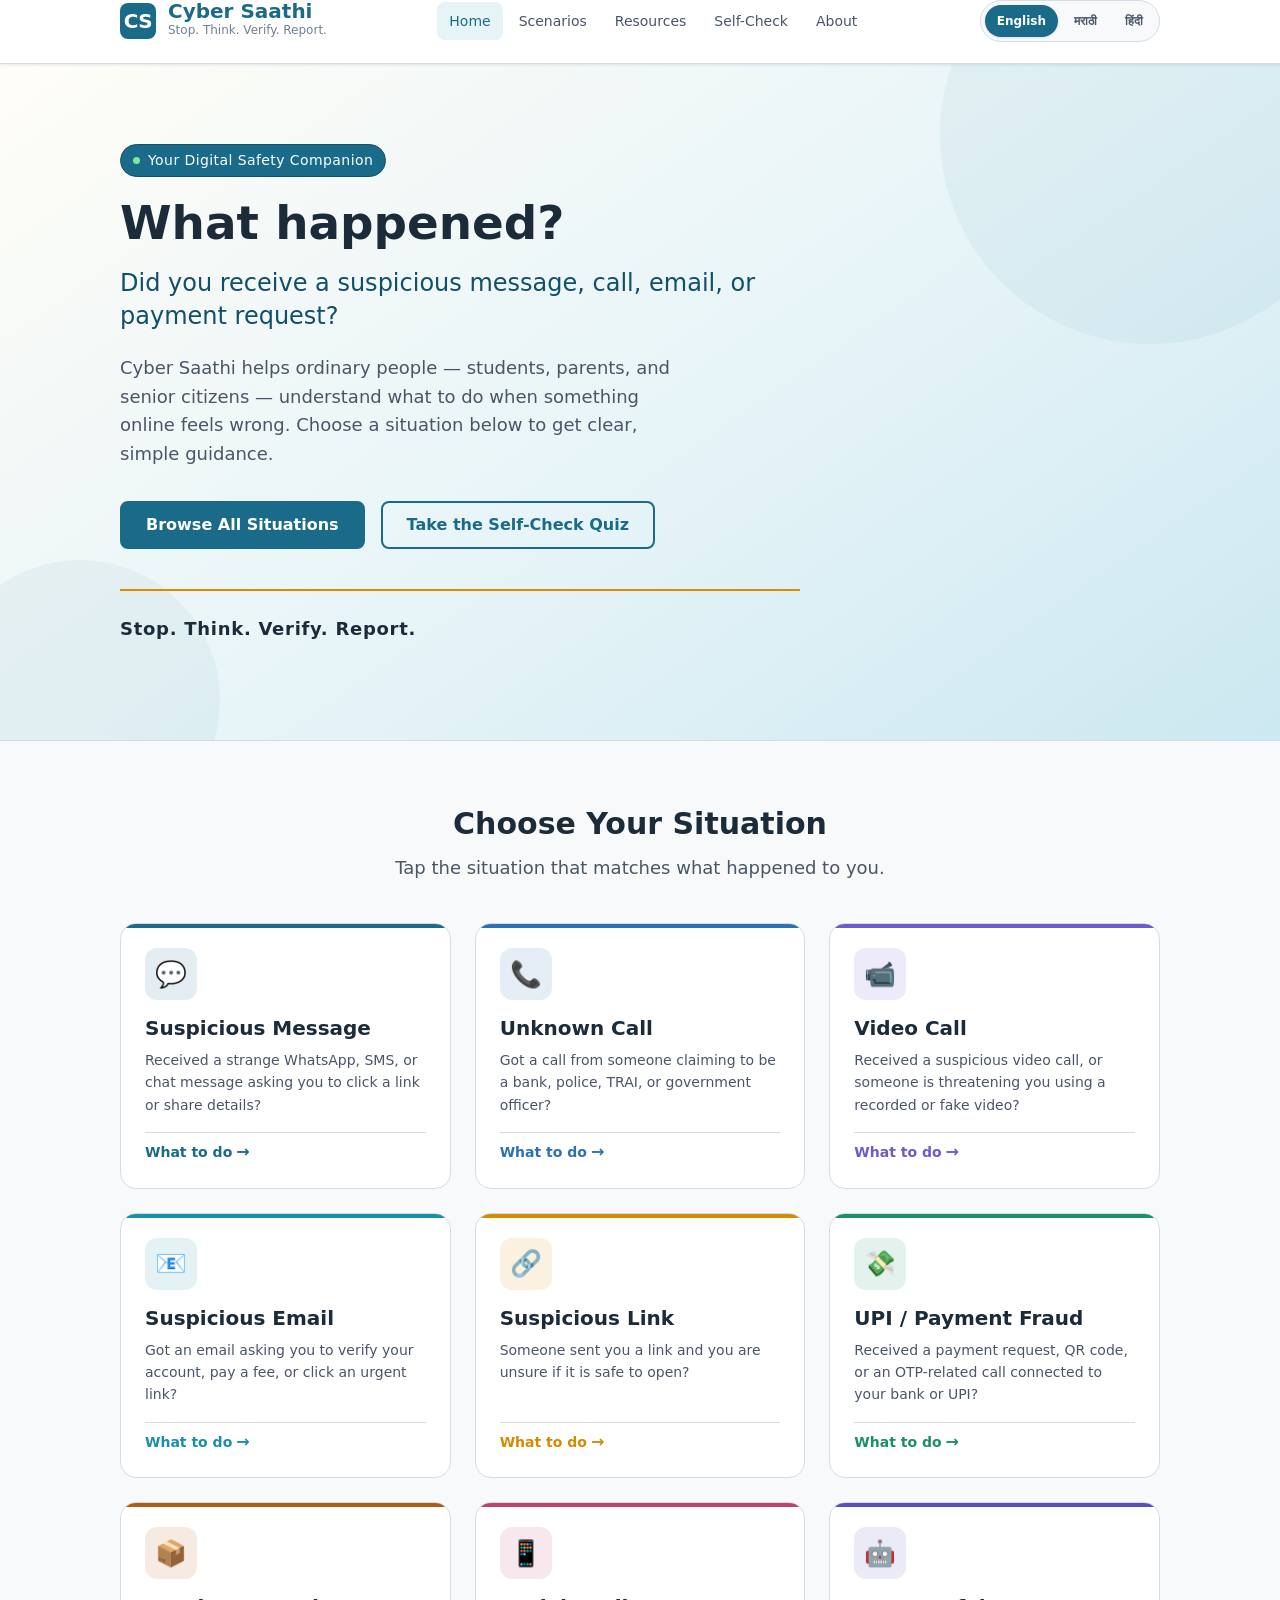
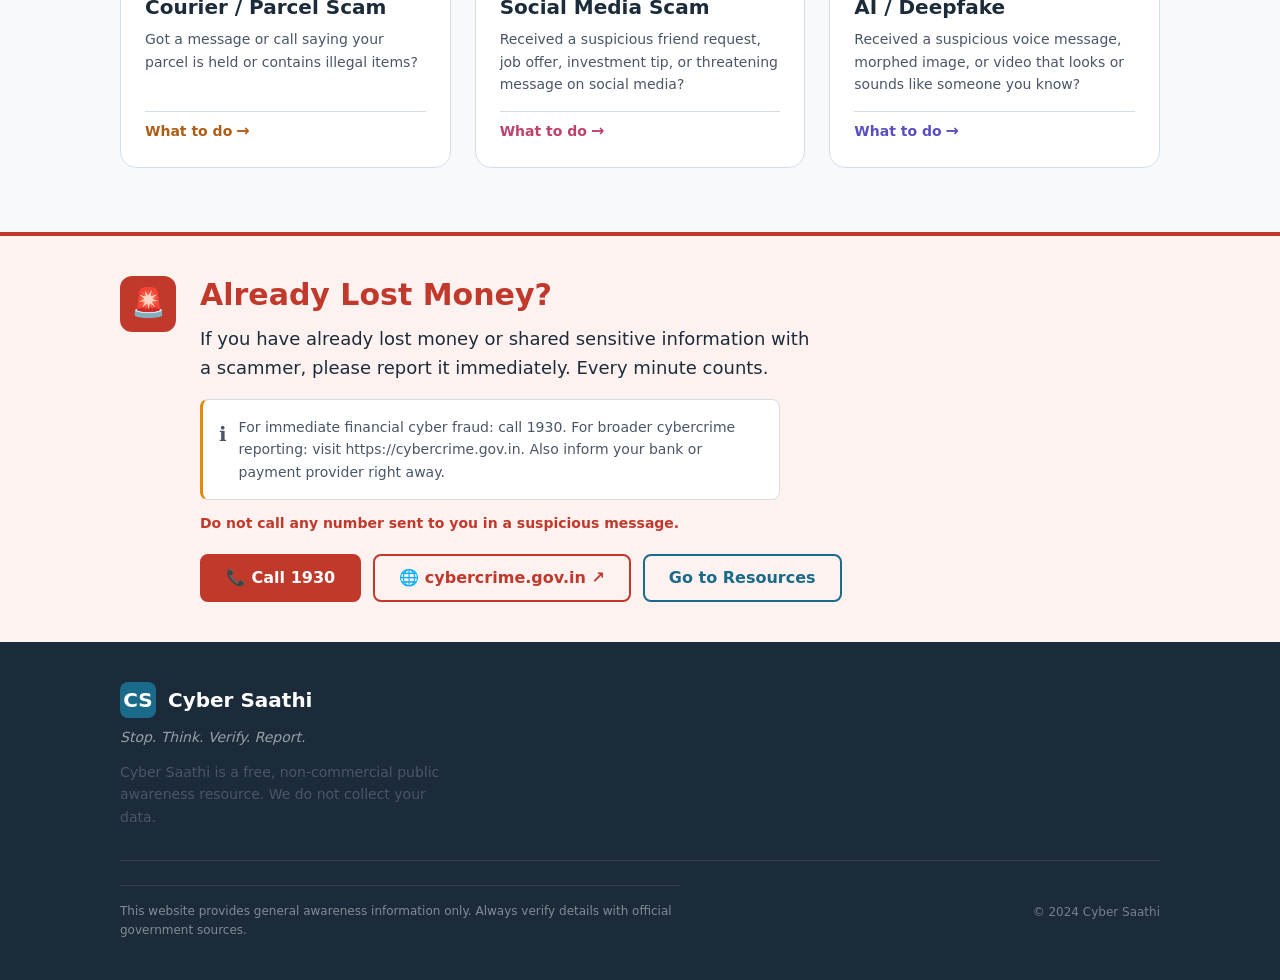
<file: index.html>
<!DOCTYPE html>
<html lang="en" dir="ltr">
<head>
  <meta charset="UTF-8" />
  <meta name="viewport" content="width=device-width, initial-scale=1.0" />

  <!-- Base path hint for i18n.js locale loader -->
  <meta name="locale-base" content="locales/" />

  <!-- Primary meta -->
  <title>Cyber Saathi – Your Digital Safety Companion</title>
  <meta name="description"
    content="Cyber Saathi helps students, parents and senior citizens understand what to do when they receive suspicious messages, calls, emails or payment requests." />
  <meta name="keywords"
    content="cybersecurity awareness, cyber safety India, cyber fraud, UPI fraud, phishing, deepfake, scam help" />
  <meta name="author" content="Cyber Saathi" />
  <meta name="robots" content="index, follow" />

  <!-- Open Graph (for sharing on WhatsApp, Facebook, etc.) -->
  <meta property="og:type"        content="website" />
  <meta property="og:title"       content="Cyber Saathi – Your Digital Safety Companion" />
  <meta property="og:description" content="Free, plain-language cybersecurity guidance for ordinary people. English, हिंदी, मराठी." />
  <meta property="og:url"         content="" /><!-- filled in at deploy time -->
  <meta property="og:locale"      content="en_IN" />

  <!-- Theme colour (browser chrome on Android) -->
  <meta name="theme-color" content="#1a56a0" />

  <!-- Favicon — simple SVG emoji shield fallback -->
  <link rel="icon" href="data:image/svg+xml,<svg xmlns='http://www.w3.org/2000/svg' viewBox='0 0 100 100'><text y='.9em' font-size='90'>🛡️</text></svg>" />

  <!-- Preconnect for Google Fonts (perf) -->
  <link rel="preconnect" href="https://fonts.googleapis.com" />
  <link rel="preconnect" href="https://fonts.gstatic.com" crossorigin />

  <!-- Stylesheets — order matters: main → components → responsive -->
  <link rel="stylesheet" href="assets/css/main.css" />
  <link rel="stylesheet" href="assets/css/components.css" />
  <link rel="stylesheet" href="assets/css/responsive.css" />
</head>

<body>

  <!-- =====================================================
       ACCESSIBILITY: Skip navigation link
       ===================================================== -->
  <a class="skip-link" href="#main-content">Skip to main content</a>

  <!-- =====================================================
       ACCESSIBILITY: ARIA live regions (screen reader only)
       ===================================================== -->
  <!-- Announces language changes -->
  <div id="lang-announcement"
       class="sr-only"
       role="status"
       aria-live="polite"
       aria-atomic="true"></div>

  <!-- Announces scenario card placeholder messages -->
  <div id="card-announcement"
       class="sr-only"
       role="status"
       aria-live="polite"
       aria-atomic="true"></div>


  <!-- =====================================================
       NAVBAR
       ===================================================== -->
  <header class="navbar" role="banner">
    <div class="container">
      <div class="navbar__inner">

        <!-- Brand -->
        <a href="index.html" class="navbar__brand" aria-label="Cyber Saathi — go to homepage">
          <div class="navbar__logo" aria-hidden="true">CS</div>
          <div>
            <div class="navbar__site-name" data-i18n="site_name">Cyber Saathi</div>
            <div class="navbar__tagline" data-i18n="site_tagline">Stop. Think. Verify. Report.</div>
          </div>
        </a>

        <!-- Desktop navigation -->
        <nav class="navbar__nav" aria-label="Main navigation">
          <ul class="navbar__nav-list" role="list">
            <li>
              <a href="index.html"
                 class="navbar__nav-link"
                 aria-current="page"
                 data-i18n="nav_home">Home</a>
            </li>
            <li>
              <a href="scenarios.html"
                 class="navbar__nav-link"
                 data-i18n="nav_scenarios">Scenarios</a>
            </li>
            <li>
              <a href="resources.html"
                 class="navbar__nav-link"
                 data-i18n="nav_resources">Resources</a>
            </li>
            <li>
              <a href="quiz.html"
                 class="navbar__nav-link"
                 data-i18n="nav_quiz">Self-Check</a>
            </li>
            <li>
              <a href="about.html"
                 class="navbar__nav-link"
                 data-i18n="nav_about">About</a>
            </li>
          </ul>
        </nav>

        <!-- Right: language switcher + hamburger -->
        <div class="navbar__right">

          <!-- Language switcher -->
          <div class="lang-switcher" role="group" aria-label="Choose language">
            <button class="lang-btn"
                    data-lang="en"
                    aria-pressed="true"
                    type="button"
                    data-i18n="lang_en">English</button>
            <button class="lang-btn"
                    data-lang="mr"
                    aria-pressed="false"
                    type="button"
                    data-i18n="lang_mr">मराठी</button>
            <button class="lang-btn"
                    data-lang="hi"
                    aria-pressed="false"
                    type="button"
                    data-i18n="lang_hi">हिंदी</button>
          </div>

          <!-- Hamburger (mobile only) -->
          <button class="navbar__hamburger"
                  id="nav-hamburger"
                  type="button"
                  aria-expanded="false"
                  aria-controls="nav-mobile-menu"
                  data-i18n-aria="nav_menu_label">
            <span class="bar" aria-hidden="true"></span>
            <span class="bar" aria-hidden="true"></span>
            <span class="bar" aria-hidden="true"></span>
            <span class="sr-only" data-i18n="nav_menu_label">Open menu</span>
          </button>

        </div><!-- /navbar__right -->

      </div><!-- /navbar__inner -->
    </div><!-- /container -->

    <!-- Mobile menu drawer -->
    <nav id="nav-mobile-menu"
         class="navbar__mobile-menu"
         aria-label="Mobile navigation">
      <ul class="navbar__mobile-nav-list" role="list">
        <li>
          <a href="index.html"
             class="navbar__mobile-nav-link"
             aria-current="page"
             data-i18n="nav_home">Home</a>
        </li>
        <li>
          <a href="scenarios.html"
             class="navbar__mobile-nav-link"
             data-i18n="nav_scenarios">Scenarios</a>
        </li>
        <li>
          <a href="resources.html"
             class="navbar__mobile-nav-link"
             data-i18n="nav_resources">Resources</a>
        </li>
        <li>
          <a href="quiz.html"
             class="navbar__mobile-nav-link"
             data-i18n="nav_quiz">Self-Check</a>
        </li>
        <li>
          <a href="about.html"
             class="navbar__mobile-nav-link"
             data-i18n="nav_about">About</a>
        </li>
      </ul>
    </nav>

  </header><!-- /navbar -->


  <!-- =====================================================
       MAIN CONTENT
       ===================================================== -->
  <main id="main-content">

    <!-- =================================================
         HERO SECTION
         ================================================= -->
    <section class="hero" aria-labelledby="hero-heading">
      <div class="container">
        <div class="hero__inner">

          <!-- Badge -->
          <div class="hero__badge" aria-hidden="true">
            <span class="hero__badge-dot"></span>
            <span data-i18n="site_description">Your Digital Safety Companion</span>
          </div>

          <!-- Heading -->
          <h1 class="hero__heading" id="hero-heading" data-i18n="hero_heading">
            What happened?
          </h1>

          <!-- Subheading -->
          <p class="hero__subheading" data-i18n="hero_subheading">
            Did you receive a suspicious message, call, email, or payment request?
          </p>

          <!-- Body -->
          <p class="hero__body" data-i18n="hero_body">
            Cyber Saathi helps ordinary people — students, parents, and senior citizens —
            understand what to do when something online feels wrong. Choose a situation
            below to get clear, simple guidance.
          </p>

          <!-- CTA buttons -->
          <div class="hero__actions">
            <a href="#scenarios"
               id="cta-browse"
               class="btn btn--primary"
               data-i18n="hero_cta_primary">Browse All Situations</a>
            <a href="quiz.html"
               class="btn btn--secondary"
               data-i18n="hero_cta_secondary">Take the Self-Check Quiz</a>
          </div>

          <!-- Tagline strip -->
          <div class="hero__tagline-strip" aria-hidden="true">
            <span data-i18n="site_tagline">Stop. Think. Verify. Report.</span>
          </div>

        </div>
      </div>
    </section><!-- /hero -->


    <!-- =================================================
         SCENARIOS SECTION
         ================================================= -->
    <section class="scenarios-section section"
             id="scenarios"
             aria-labelledby="scenarios-heading">
      <div class="container">

        <!-- Section header -->
        <header class="section-header">
          <h2 class="section-header__heading"
              id="scenarios-heading"
              data-i18n="scenarios_section_heading">
            Choose Your Situation
          </h2>
          <p class="section-header__subheading"
             data-i18n="scenarios_section_subheading">
            Tap the situation that matches what happened to you.
          </p>
        </header>

        <!-- Grid of scenario cards -->
        <div class="scenarios-grid" role="list">

          <!-- 1. Suspicious Message -->
          <a href="scenario-detail.html?id=message"
             class="scenario-card"
             role="listitem"
             data-category="message"
             aria-label="Suspicious Message — What to do">
            <div class="scenario-card__icon-wrap" aria-hidden="true">💬</div>
            <div class="scenario-card__body">
              <h3 class="scenario-card__title" data-i18n="scenario_message_title">
                Suspicious Message
              </h3>
              <p class="scenario-card__desc" data-i18n="scenario_message_desc">
                Received a strange WhatsApp, SMS, or chat message asking you to click a link or share details?
              </p>
            </div>
            <span class="scenario-card__cta" aria-hidden="true">
              <span data-i18n="scenario_message_cta">What to do</span>
              <span class="scenario-card__cta-arrow">→</span>
            </span>
          </a>

          <!-- 2. Unknown Call -->
          <a href="scenario-detail.html?id=call"
             class="scenario-card"
             role="listitem"
             data-category="call"
             aria-label="Unknown Call — What to do">
            <div class="scenario-card__icon-wrap" aria-hidden="true">📞</div>
            <div class="scenario-card__body">
              <h3 class="scenario-card__title" data-i18n="scenario_call_title">
                Unknown Call
              </h3>
              <p class="scenario-card__desc" data-i18n="scenario_call_desc">
                Got a call from someone claiming to be a bank, police, TRAI, or government officer?
              </p>
            </div>

            <span class="scenario-card__cta" aria-hidden="true">
              <span data-i18n="scenario_call_cta">What to do</span>
              <span class="scenario-card__cta-arrow">→</span>
            </span>
          </a>

          <!-- 3. Video Call -->
          <a href="scenario-detail.html?id=video"
             class="scenario-card"
             role="listitem"
             data-category="video"
             aria-label="Video Call — What to do">
            <div class="scenario-card__icon-wrap" aria-hidden="true">📹</div>
            <div class="scenario-card__body">
              <h3 class="scenario-card__title" data-i18n="scenario_video_title">
                Video Call
              </h3>
              <p class="scenario-card__desc" data-i18n="scenario_video_desc">
                Received a suspicious video call, or someone is threatening you using a recorded or fake video?
              </p>
            </div>
            <span class="scenario-card__cta" aria-hidden="true">
              <span data-i18n="scenario_video_cta">What to do</span>
              <span class="scenario-card__cta-arrow">→</span>
            </span>
          </a>

          <!-- 4. Suspicious Email -->
          <a href="scenario-detail.html?id=email"
             class="scenario-card"
             role="listitem"
             data-category="email"
             aria-label="Suspicious Email — What to do">
            <div class="scenario-card__icon-wrap" aria-hidden="true">📧</div>
            <div class="scenario-card__body">
              <h3 class="scenario-card__title" data-i18n="scenario_email_title">
                Suspicious Email
              </h3>
              <p class="scenario-card__desc" data-i18n="scenario_email_desc">
                Got an email asking you to verify your account, pay a fee, or click an urgent link?
              </p>
            </div>
            <span class="scenario-card__cta" aria-hidden="true">
              <span data-i18n="scenario_email_cta">What to do</span>
              <span class="scenario-card__cta-arrow">→</span>
            </span>
          </a>

          <!-- 5. Suspicious Link -->
          <a href="scenario-detail.html?id=link"
             class="scenario-card"
             role="listitem"
             data-category="link"
             aria-label="Suspicious Link — What to do">
            <div class="scenario-card__icon-wrap" aria-hidden="true">🔗</div>
            <div class="scenario-card__body">
              <h3 class="scenario-card__title" data-i18n="scenario_link_title">
                Suspicious Link
              </h3>
              <p class="scenario-card__desc" data-i18n="scenario_link_desc">
                Someone sent you a link and you are unsure if it is safe to open?
              </p>
            </div>
            <span class="scenario-card__cta" aria-hidden="true">
              <span data-i18n="scenario_link_cta">What to do</span>
              <span class="scenario-card__cta-arrow">→</span>
            </span>
          </a>

          <!-- 6. UPI / Payment Fraud -->
          <a href="scenario-detail.html?id=upi"
             class="scenario-card"
             role="listitem"
             data-category="upi"
             aria-label="UPI or Payment Fraud — What to do">
            <div class="scenario-card__icon-wrap" aria-hidden="true">💸</div>
            <div class="scenario-card__body">
              <h3 class="scenario-card__title" data-i18n="scenario_upi_title">
                UPI / Payment Fraud
              </h3>
              <p class="scenario-card__desc" data-i18n="scenario_upi_desc">
                Received a payment request, QR code, or an OTP-related call connected to your bank or UPI?
              </p>
            </div>
            <span class="scenario-card__cta" aria-hidden="true">
              <span data-i18n="scenario_upi_cta">What to do</span>
              <span class="scenario-card__cta-arrow">→</span>
            </span>
          </a>

          <!-- 7. Courier / Parcel Scam -->
          <a href="scenario-detail.html?id=courier"
             class="scenario-card"
             role="listitem"
             data-category="courier"
             aria-label="Courier or Parcel Scam — What to do">
            <div class="scenario-card__icon-wrap" aria-hidden="true">📦</div>
            <div class="scenario-card__body">
              <h3 class="scenario-card__title" data-i18n="scenario_courier_title">
                Courier / Parcel Scam
              </h3>
              <p class="scenario-card__desc" data-i18n="scenario_courier_desc">
                Got a message or call saying your parcel is held or contains illegal items?
              </p>
            </div>
            <span class="scenario-card__cta" aria-hidden="true">
              <span data-i18n="scenario_courier_cta">What to do</span>
              <span class="scenario-card__cta-arrow">→</span>
            </span>
          </a>

          <!-- 8. Social Media Scam -->
          <a href="scenario-detail.html?id=social"
             class="scenario-card"
             role="listitem"
             data-category="social"
             aria-label="Social Media Scam — What to do">
            <div class="scenario-card__icon-wrap" aria-hidden="true">📱</div>
            <div class="scenario-card__body">
              <h3 class="scenario-card__title" data-i18n="scenario_social_title">
                Social Media Scam
              </h3>
              <p class="scenario-card__desc" data-i18n="scenario_social_desc">
                Received a suspicious friend request, job offer, investment tip, or threatening message on social media?
              </p>
            </div>
            <span class="scenario-card__cta" aria-hidden="true">
              <span data-i18n="scenario_social_cta">What to do</span>
              <span class="scenario-card__cta-arrow">→</span>
            </span>
          </a>

          <!-- 9. AI / Deepfake -->
          <a href="scenario-detail.html?id=deepfake"
             class="scenario-card"
             role="listitem"
             data-category="deepfake"
             aria-label="AI or Deepfake — What to do">
            <div class="scenario-card__icon-wrap" aria-hidden="true">🤖</div>
            <div class="scenario-card__body">
              <h3 class="scenario-card__title" data-i18n="scenario_deepfake_title">
                AI / Deepfake
              </h3>
              <p class="scenario-card__desc" data-i18n="scenario_deepfake_desc">
                Received a suspicious voice message, morphed image, or video that looks or sounds like someone you know?
              </p>
            </div>
            <span class="scenario-card__cta" aria-hidden="true">
              <span data-i18n="scenario_deepfake_cta">What to do</span>
              <span class="scenario-card__cta-arrow">→</span>
            </span>
          </a>

        </div><!-- /scenarios-grid -->

      </div><!-- /container -->
    </section><!-- /scenarios -->


    <!-- =================================================
         EMERGENCY SECTION
         ================================================= -->
    <section class="emergency-section section--sm"
             id="emergency"
             aria-labelledby="emergency-heading">
      <div class="container">
        <div class="emergency-section__inner">

          <!-- Icon -->
          <div class="emergency-section__icon" aria-hidden="true">🚨</div>

          <!-- Content -->
          <div class="emergency-section__content">
            <h2 class="emergency-section__heading"
                id="emergency-heading"
                data-i18n="emergency_heading">
              Already Lost Money?
            </h2>

            <p class="emergency-section__body"
               data-i18n="emergency_body">
              If you have already lost money or shared sensitive information with a scammer,
              please report it immediately. Every minute counts.
            </p>

            <!-- Verified official information -->
            <div class="emergency-section__note" role="note">
              <span class="emergency-section__note-icon" aria-hidden="true">ℹ️</span>
              <p data-i18n="emergency_info">
                For immediate financial cyber fraud: call 1930. For broader cybercrime
                reporting: visit cybercrime.gov.in. Also inform your bank or payment
                provider right away.
              </p>
            </div>

            <!-- Warning: do not call numbers from suspicious messages -->
            <p class="emergency-section__warn" data-i18n="emergency_warn">
              Do not call any number sent to you in a suspicious message.
            </p>

            <!-- Quick-action links -->
            <div class="emergency-section__actions">
              <a href="tel:1930"
                 class="btn btn--danger"
                 aria-label="Call 1930 — Cyber Crime Helpline">
                📞 Call 1930
              </a>
              <a href="https://cybercrime.gov.in"
                 target="_blank"
                 rel="noopener noreferrer"
                 class="btn btn--danger-outline"
                 aria-label="Report on cybercrime.gov.in — opens in new tab">
                🌐 cybercrime.gov.in ↗
              </a>
              <a href="resources.html"
                 class="btn btn--secondary"
                 data-i18n="emergency_cta">Go to Resources</a>
            </div>
          </div>

        </div>
      </div>
    </section><!-- /emergency -->

  </main><!-- /main-content -->


  <!-- =====================================================
       FOOTER
       ===================================================== -->
  <footer class="footer" role="contentinfo">
    <div class="container">
      <div class="footer__inner">

        <!-- Brand block -->
        <div class="footer__brand-block">
          <a href="index.html" class="footer__brand" aria-label="Cyber Saathi homepage">
            <div class="footer__logo" aria-hidden="true">CS</div>
            <span class="footer__site-name" data-i18n="site_name">Cyber Saathi</span>
          </a>
          <p class="footer__tagline" style="margin-top: var(--space-2);" data-i18n="footer_tagline">
            Stop. Think. Verify. Report.
          </p>
          <p class="footer__text" style="margin-top: var(--space-3);" data-i18n="footer_note">
            Cyber Saathi is a free, non-commercial public awareness resource.
            We do not collect your data.
          </p>
        </div>

        <!-- Bottom row — disclaimer + copyright -->
        <div class="footer__bottom">
          <p class="footer__disclaimer" data-i18n="footer_disclaimer">
            This website provides general awareness information only. Always verify details
            with official government sources.
          </p>
          <p class="footer__copyright" data-i18n="footer_copyright">
            © 2024 Cyber Saathi
          </p>
        </div>

      </div>
    </div>
  </footer>


  <!-- =====================================================
       SCRIPTS — load i18n first, then main
       ===================================================== -->
  <script src="assets/js/i18n.js"></script>
  <script src="assets/js/main.js"></script>

</body>
</html>
</file>
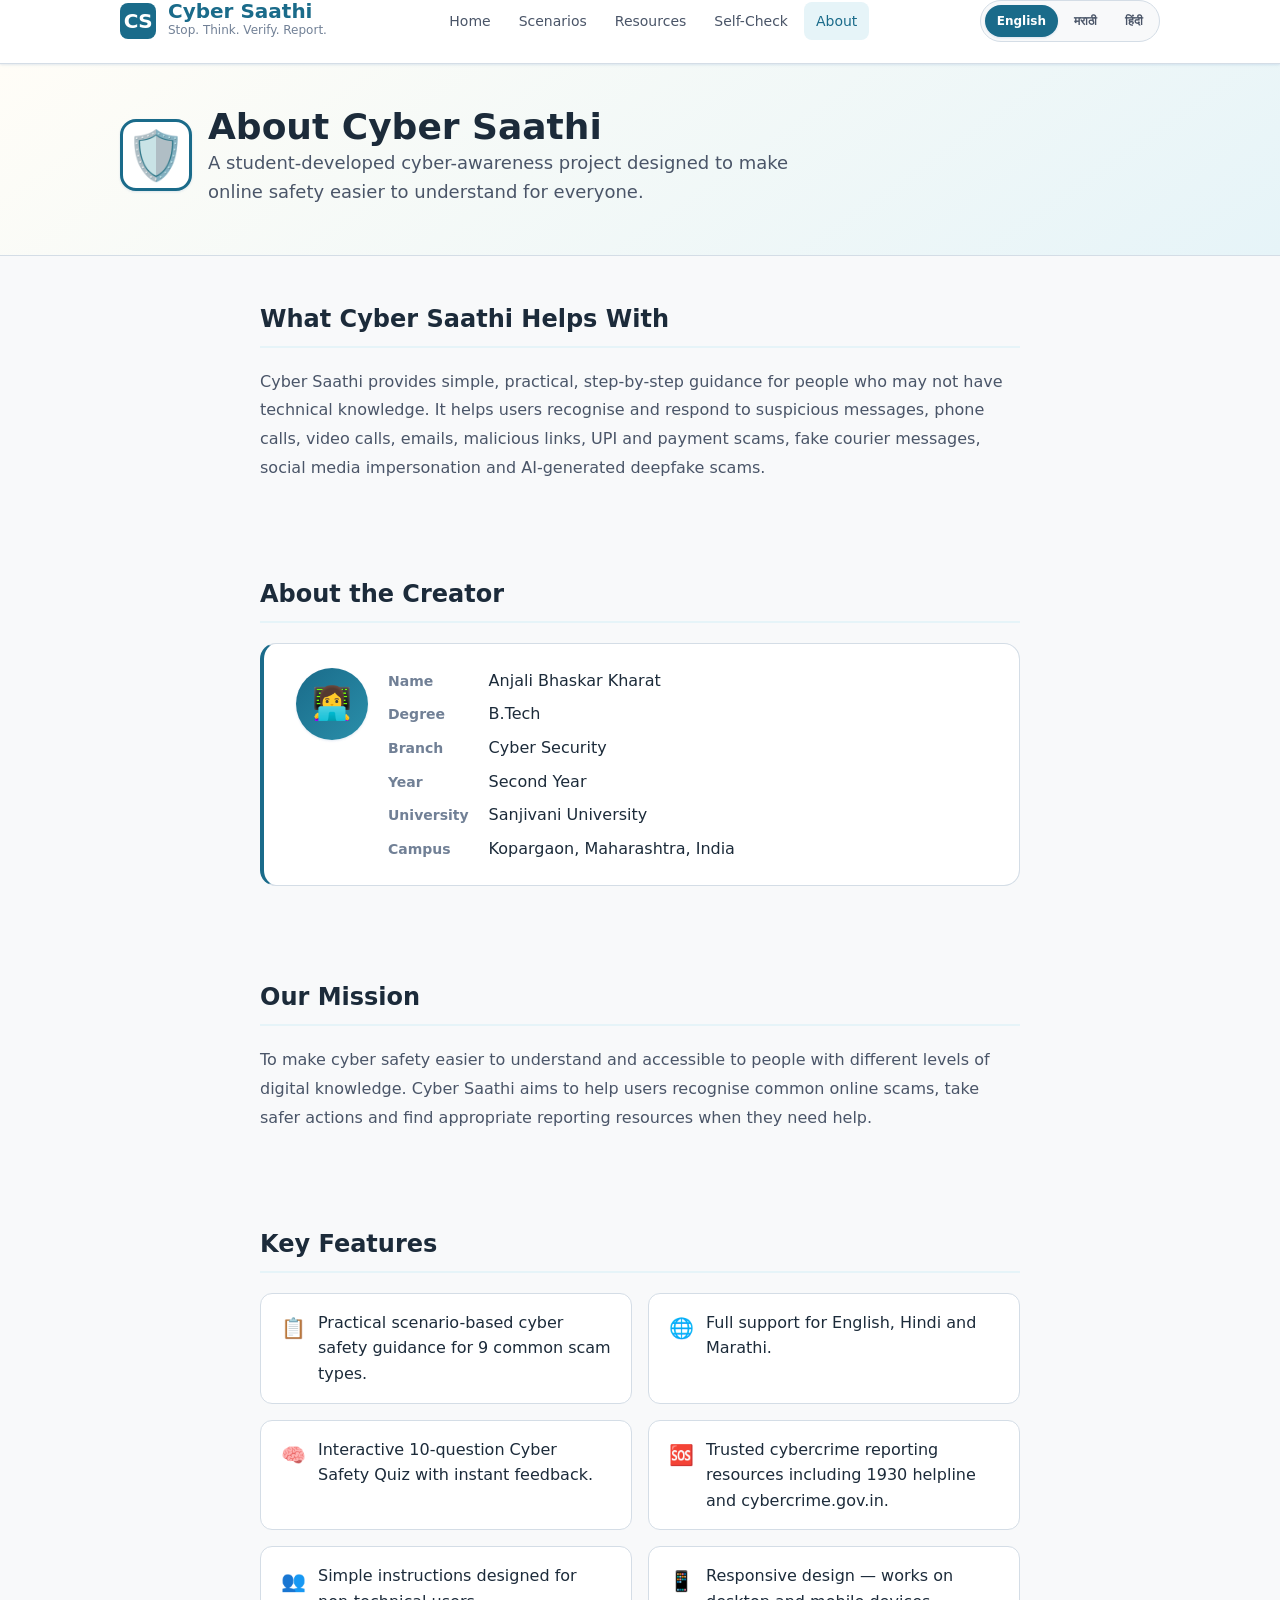
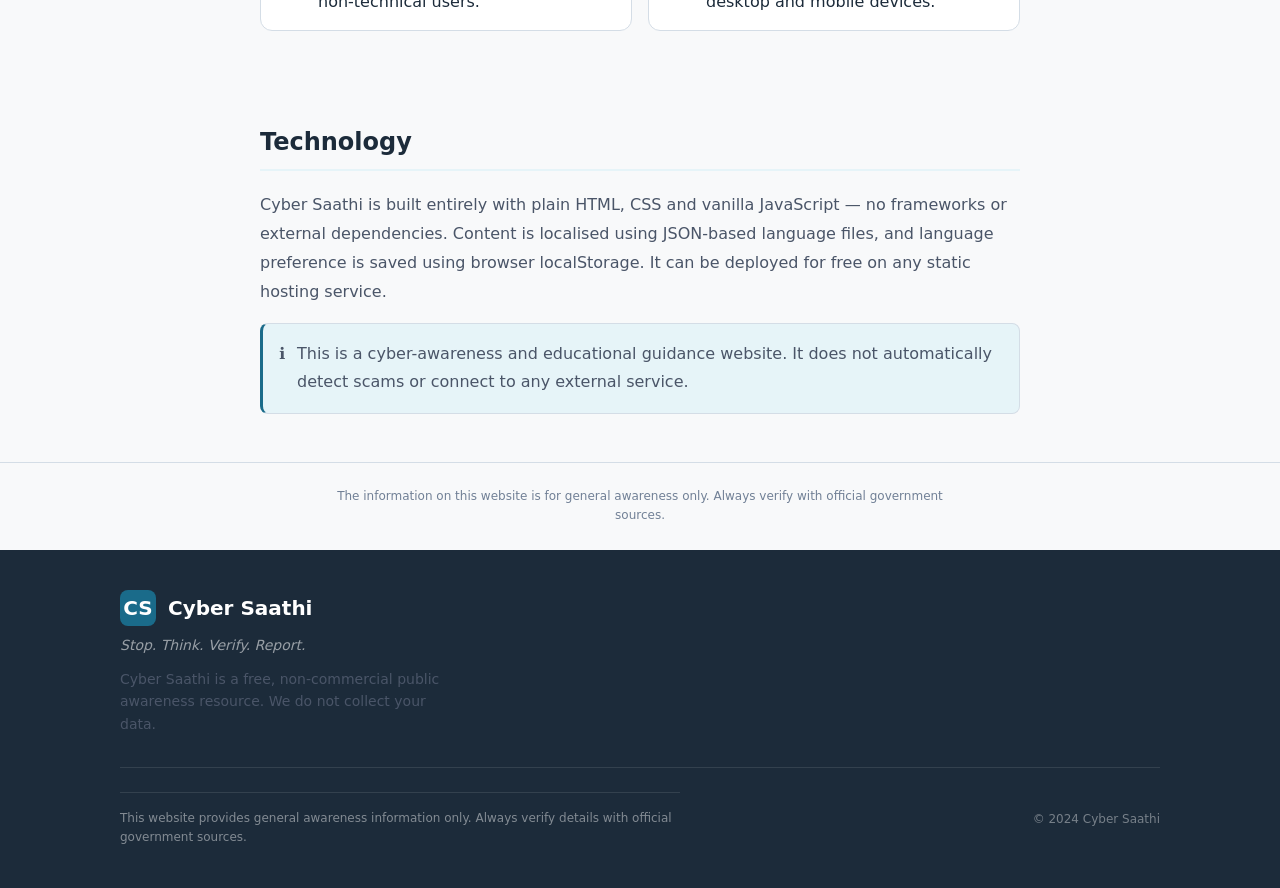
<file: about.html>
<!DOCTYPE html>
<html lang="en" dir="ltr">
<head>
  <meta charset="UTF-8" />
  <meta name="viewport" content="width=device-width, initial-scale=1.0" />
  <meta name="locale-base" content="locales/" />

  <title>About – Cyber Saathi</title>
  <meta name="description"
    content="Learn about Cyber Saathi — a student-developed cyber-awareness project that helps ordinary people stay safe online." />
  <meta name="author" content="Cyber Saathi" />
  <meta name="robots" content="index, follow" />

  <meta property="og:type"        content="website" />
  <meta property="og:title"       content="About – Cyber Saathi" />
  <meta property="og:description" content="A student-developed cyber-awareness project designed to make online safety easier to understand for everyone." />
  <meta property="og:locale"      content="en_IN" />

  <meta name="theme-color" content="#1a6b8a" />

  <link rel="icon" href="data:image/svg+xml,<svg xmlns='http://www.w3.org/2000/svg' viewBox='0 0 100 100'><text y='.9em' font-size='90'>🛡️</text></svg>" />

  <link rel="preconnect" href="https://fonts.googleapis.com" />
  <link rel="preconnect" href="https://fonts.gstatic.com" crossorigin />

  <link rel="stylesheet" href="assets/css/main.css" />
  <link rel="stylesheet" href="assets/css/components.css" />
  <link rel="stylesheet" href="assets/css/responsive.css" />
</head>

<body>

  <!-- Skip link -->
  <a class="skip-link" href="#main-content">Skip to main content</a>

  <!-- ARIA live regions -->
  <div id="lang-announcement"
       class="sr-only"
       role="status"
       aria-live="polite"
       aria-atomic="true"></div>


  <!-- =====================================================
       NAVBAR
       ===================================================== -->
  <header class="navbar" role="banner">
    <div class="container">
      <div class="navbar__inner">

        <a href="index.html" class="navbar__brand" aria-label="Cyber Saathi — go to homepage">
          <div class="navbar__logo" aria-hidden="true">CS</div>
          <div>
            <div class="navbar__site-name" data-i18n="site_name">Cyber Saathi</div>
            <div class="navbar__tagline" data-i18n="site_tagline">Stop. Think. Verify. Report.</div>
          </div>
        </a>

        <nav class="navbar__nav" aria-label="Main navigation">
          <ul class="navbar__nav-list" role="list">
            <li><a href="index.html"     class="navbar__nav-link" data-i18n="nav_home">Home</a></li>
            <li><a href="scenarios.html" class="navbar__nav-link" data-i18n="nav_scenarios">Scenarios</a></li>
            <li><a href="resources.html" class="navbar__nav-link" data-i18n="nav_resources">Resources</a></li>
            <li><a href="quiz.html"      class="navbar__nav-link" data-i18n="nav_quiz">Self-Check</a></li>
            <li><a href="about.html"     class="navbar__nav-link" aria-current="page" data-i18n="nav_about">About</a></li>
          </ul>
        </nav>

        <div class="navbar__right">
          <div class="lang-switcher" role="group" aria-label="Choose language">
            <button class="lang-btn" data-lang="en" aria-pressed="true"  type="button" data-i18n="lang_en">English</button>
            <button class="lang-btn" data-lang="mr" aria-pressed="false" type="button" data-i18n="lang_mr">मराठी</button>
            <button class="lang-btn" data-lang="hi" aria-pressed="false" type="button" data-i18n="lang_hi">हिंदी</button>
          </div>

          <button class="navbar__hamburger"
                  id="nav-hamburger"
                  type="button"
                  aria-expanded="false"
                  aria-controls="nav-mobile-menu"
                  data-i18n-aria="nav_menu_label">
            <span class="bar" aria-hidden="true"></span>
            <span class="bar" aria-hidden="true"></span>
            <span class="bar" aria-hidden="true"></span>
            <span class="sr-only" data-i18n="nav_menu_label">Open menu</span>
          </button>
        </div>

      </div>
    </div>

    <nav id="nav-mobile-menu" class="navbar__mobile-menu" aria-label="Mobile navigation">
      <ul class="navbar__mobile-nav-list" role="list">
        <li><a href="index.html"     class="navbar__mobile-nav-link" data-i18n="nav_home">Home</a></li>
        <li><a href="scenarios.html" class="navbar__mobile-nav-link" data-i18n="nav_scenarios">Scenarios</a></li>
        <li><a href="resources.html" class="navbar__mobile-nav-link" data-i18n="nav_resources">Resources</a></li>
        <li><a href="quiz.html"      class="navbar__mobile-nav-link" data-i18n="nav_quiz">Self-Check</a></li>
        <li><a href="about.html"     class="navbar__mobile-nav-link" aria-current="page" data-i18n="nav_about">About</a></li>
      </ul>
    </nav>
  </header>


  <!-- =====================================================
       MAIN CONTENT
       ===================================================== -->
  <main id="main-content">

    <!-- ── HERO ──────────────────────────────────────────── -->
    <div class="about-hero">
      <div class="container">
        <div class="about-hero__inner">
          <div class="about-hero__icon" aria-hidden="true">🛡️</div>
          <div>
            <h1 data-i18n="about_hero_heading">About Cyber Saathi</h1>
            <p class="about-hero__desc" data-i18n="about_hero_desc">
              A student-developed cyber-awareness project designed to make online
              safety easier to understand for everyone.
            </p>
          </div>
        </div>
      </div>
    </div>


    <!-- ── SECTION 1 · WHAT CYBER SAATHI HELPS WITH ─────── -->
    <section class="about-section" aria-labelledby="about-what-heading">
      <div class="container">
        <div class="about-section__container">
          <h2 id="about-what-heading" data-i18n="about_what_heading">
            What Cyber Saathi Helps With
          </h2>
          <p data-i18n="about_what_body">
            Cyber Saathi provides simple, practical, step-by-step guidance for people
            who may not have technical knowledge. It helps users recognise and respond
            to suspicious messages, phone calls, video calls, emails, malicious links,
            UPI and payment scams, fake courier messages, social media impersonation
            and AI-generated deepfake scams.
          </p>
        </div>
      </div>
    </section>


    <!-- ── SECTION 2 · CREATOR ───────────────────────────── -->
    <section class="about-section about-section--alt" aria-labelledby="about-creator-heading">
      <div class="container">
        <div class="about-section__container">
          <h2 id="about-creator-heading" data-i18n="about_creator_heading">
            About the Creator
          </h2>

          <div class="about-creator-card">
            <!-- Avatar — initials on gradient circle, no photo required -->
            <div class="about-creator-card__avatar" aria-hidden="true">👩‍💻</div>

            <!-- Profile details as a semantic description list -->
            <dl class="about-creator-card__info">
              <dt class="about-creator-card__label" data-i18n="about_creator_name_label">Name</dt>
              <dd class="about-creator-card__value" data-i18n="about_creator_name">Anjali Bhaskar Kharat</dd>

              <dt class="about-creator-card__label" data-i18n="about_creator_degree_label">Degree</dt>
              <dd class="about-creator-card__value" data-i18n="about_creator_degree">B.Tech</dd>

              <dt class="about-creator-card__label" data-i18n="about_creator_branch_label">Branch</dt>
              <dd class="about-creator-card__value" data-i18n="about_creator_branch">Cyber Security</dd>

              <dt class="about-creator-card__label" data-i18n="about_creator_year_label">Year</dt>
              <dd class="about-creator-card__value" data-i18n="about_creator_year">Second Year</dd>

              <dt class="about-creator-card__label" data-i18n="about_creator_uni_label">University</dt>
              <dd class="about-creator-card__value" data-i18n="about_creator_uni">Sanjivani University</dd>

              <dt class="about-creator-card__label" data-i18n="about_creator_campus_label">Campus</dt>
              <dd class="about-creator-card__value" data-i18n="about_creator_campus">Kopargaon, Maharashtra, India</dd>
            </dl>
          </div>
        </div>
      </div>
    </section>


    <!-- ── SECTION 3 · MISSION ───────────────────────────── -->
    <section class="about-section" aria-labelledby="about-mission-heading">
      <div class="container">
        <div class="about-section__container">
          <h2 id="about-mission-heading" data-i18n="about_mission_heading">
            Our Mission
          </h2>
          <p data-i18n="about_mission_body">
            To make cyber safety easier to understand and accessible to people with
            different levels of digital knowledge. Cyber Saathi aims to help users
            recognise common online scams, take safer actions and find appropriate
            reporting resources when they need help.
          </p>
        </div>
      </div>
    </section>


    <!-- ── SECTION 4 · KEY FEATURES ─────────────────────── -->
    <section class="about-section about-section--alt" aria-labelledby="about-features-heading">
      <div class="container">
        <div class="about-section__container">
          <h2 id="about-features-heading" data-i18n="about_features_heading">
            Key Features
          </h2>

          <ul class="about-features-grid" role="list">
            <li class="about-feature">
              <span class="about-feature__icon" aria-hidden="true">📋</span>
              <span data-i18n="about_feature_scenarios">
                Practical scenario-based cyber safety guidance for 9 common scam types.
              </span>
            </li>
            <li class="about-feature">
              <span class="about-feature__icon" aria-hidden="true">🌐</span>
              <span data-i18n="about_feature_languages">
                Full support for English, Hindi and Marathi.
              </span>
            </li>
            <li class="about-feature">
              <span class="about-feature__icon" aria-hidden="true">🧠</span>
              <span data-i18n="about_feature_quiz">
                Interactive 10-question Cyber Safety Quiz with instant feedback.
              </span>
            </li>
            <li class="about-feature">
              <span class="about-feature__icon" aria-hidden="true">🆘</span>
              <span data-i18n="about_feature_resources">
                Trusted cybercrime reporting resources including 1930 helpline and cybercrime.gov.in.
              </span>
            </li>
            <li class="about-feature">
              <span class="about-feature__icon" aria-hidden="true">👥</span>
              <span data-i18n="about_feature_simple">
                Simple instructions designed for non-technical users.
              </span>
            </li>
            <li class="about-feature">
              <span class="about-feature__icon" aria-hidden="true">📱</span>
              <span data-i18n="about_feature_responsive">
                Responsive design — works on desktop and mobile devices.
              </span>
            </li>
          </ul>
        </div>
      </div>
    </section>


    <!-- ── SECTION 5 · TECHNOLOGY ────────────────────────── -->
    <section class="about-section" aria-labelledby="about-tech-heading">
      <div class="container">
        <div class="about-section__container">
          <h2 id="about-tech-heading" data-i18n="about_tech_heading">
            Technology
          </h2>
          <p data-i18n="about_tech_body">
            Cyber Saathi is built entirely with plain HTML, CSS and vanilla JavaScript —
            no frameworks or external dependencies. Content is localised using JSON-based
            language files, and language preference is saved using browser localStorage.
            It can be deployed for free on any static hosting service.
          </p>

          <div class="about-tech-note" role="note">
            <span class="about-tech-note__icon" aria-hidden="true">ℹ️</span>
            <p data-i18n="about_tech_note">
              This is a cyber-awareness and educational guidance website. It does not
              automatically detect scams or connect to any external service.
            </p>
          </div>
        </div>
      </div>
    </section>


    <!-- ── DISCLAIMER ─────────────────────────────────────── -->
    <div class="about-disclaimer-strip">
      <div class="container">
        <p data-i18n="about_disclaimer">
          The information on this website is for general awareness only.
          Always verify with official government sources.
        </p>
      </div>
    </div>

  </main><!-- /main-content -->


  <!-- =====================================================
       FOOTER
       ===================================================== -->
  <footer class="footer" role="contentinfo">
    <div class="container">
      <div class="footer__inner">

        <div class="footer__brand-block">
          <a href="index.html" class="footer__brand" aria-label="Cyber Saathi homepage">
            <div class="footer__logo" aria-hidden="true">CS</div>
            <span class="footer__site-name" data-i18n="site_name">Cyber Saathi</span>
          </a>
          <p class="footer__tagline" style="margin-top: var(--space-2);" data-i18n="footer_tagline">
            Stop. Think. Verify. Report.
          </p>
          <p class="footer__text" style="margin-top: var(--space-3);" data-i18n="footer_note">
            Cyber Saathi is a free, non-commercial public awareness resource.
            We do not collect your data.
          </p>
        </div>

        <div class="footer__bottom">
          <p class="footer__disclaimer" data-i18n="footer_disclaimer">
            This website provides general awareness information only.
            Always verify details with official government sources.
          </p>
          <p class="footer__copyright" data-i18n="footer_copyright">
            © 2024 Cyber Saathi
          </p>
        </div>

      </div>
    </div>
  </footer>


  <!-- Scripts — i18n first, then shared nav behaviour -->
  <script src="assets/js/i18n.js"></script>
  <script src="assets/js/main.js"></script>

</body>
</html>
</file>
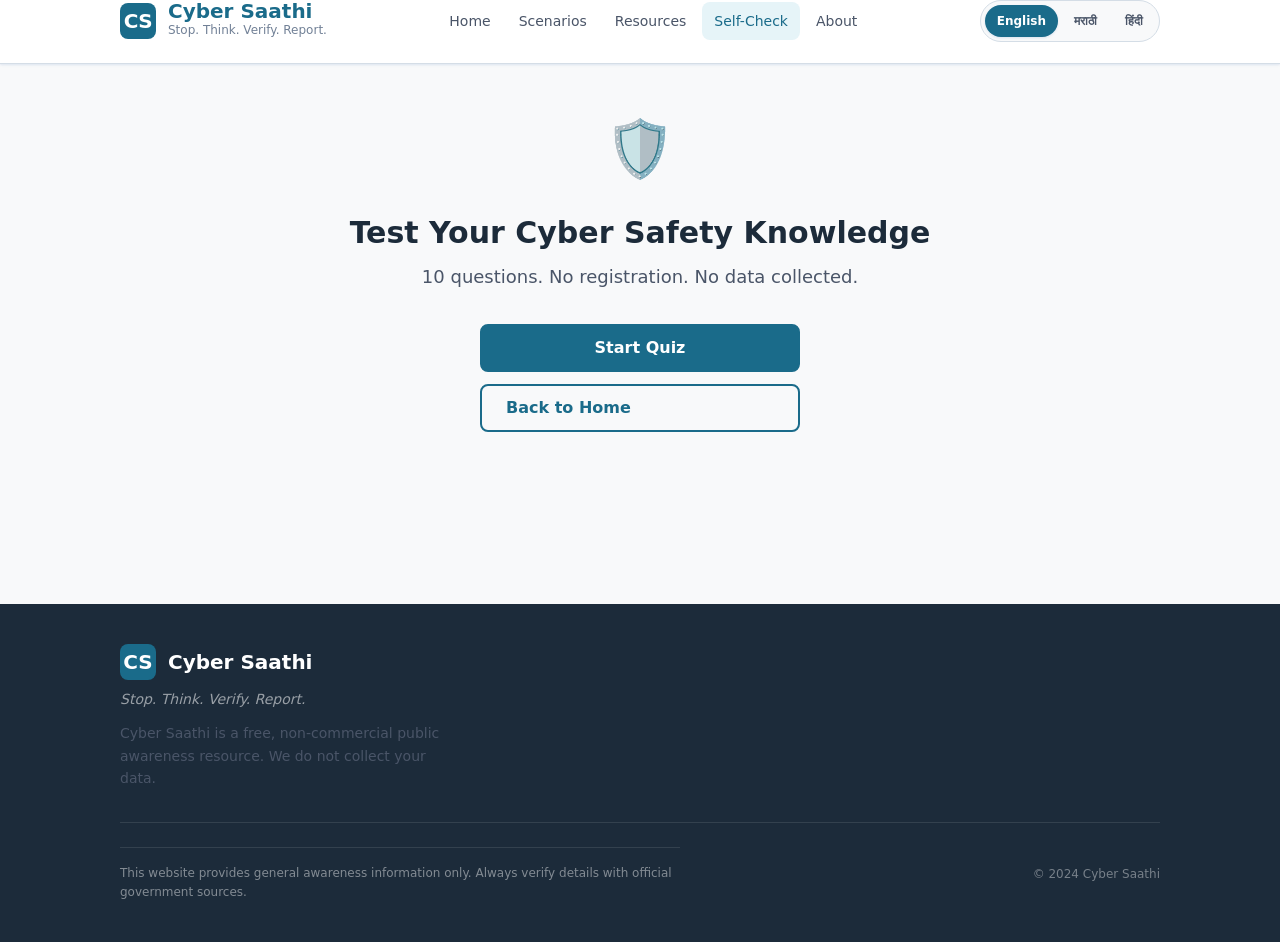
<file: quiz.html>
<!DOCTYPE html>
<html lang="en" dir="ltr">
<head>
  <meta charset="UTF-8" />
  <meta name="viewport" content="width=device-width, initial-scale=1.0" />

  <!-- Base path hint for i18n.js locale loader -->
  <meta name="locale-base" content="locales/" />

  <!-- Primary meta -->
  <title>Cyber Safety Self-Check Quiz – Cyber Saathi</title>
  <meta name="description"
    content="Test your cyber safety knowledge with 10 questions covering scams, phishing, UPI fraud, deepfakes and more. Free, no registration required." />
  <meta name="keywords"
    content="cyber safety quiz, cybersecurity quiz India, online safety test, scam awareness" />
  <meta name="author" content="Cyber Saathi" />
  <meta name="robots" content="index, follow" />

  <!-- Open Graph -->
  <meta property="og:type"        content="website" />
  <meta property="og:title"       content="Cyber Safety Self-Check Quiz – Cyber Saathi" />
  <meta property="og:description" content="10 questions. No registration. No data collected. Test your cyber safety knowledge." />
  <meta property="og:locale"      content="en_IN" />

  <!-- Theme colour -->
  <meta name="theme-color" content="#1a6b8a" />

  <!-- Favicon -->
  <link rel="icon" href="data:image/svg+xml,<svg xmlns='http://www.w3.org/2000/svg' viewBox='0 0 100 100'><text y='.9em' font-size='90'>🛡️</text></svg>" />

  <!-- Preconnect -->
  <link rel="preconnect" href="https://fonts.googleapis.com" />
  <link rel="preconnect" href="https://fonts.gstatic.com" crossorigin />

  <!-- Stylesheets -->
  <link rel="stylesheet" href="assets/css/main.css" />
  <link rel="stylesheet" href="assets/css/components.css" />
  <link rel="stylesheet" href="assets/css/responsive.css" />
</head>

<body>

  <!-- =====================================================
       ACCESSIBILITY: Skip navigation link
       ===================================================== -->
  <a class="skip-link" href="#main-content">Skip to main content</a>

  <!-- ARIA live regions -->
  <div id="lang-announcement"
       class="sr-only"
       role="status"
       aria-live="polite"
       aria-atomic="true"></div>


  <!-- =====================================================
       NAVBAR  (identical structure to index.html)
       ===================================================== -->
  <header class="navbar" role="banner">
    <div class="container">
      <div class="navbar__inner">

        <!-- Brand -->
        <a href="index.html" class="navbar__brand" aria-label="Cyber Saathi — go to homepage">
          <div class="navbar__logo" aria-hidden="true">CS</div>
          <div>
            <div class="navbar__site-name" data-i18n="site_name">Cyber Saathi</div>
            <div class="navbar__tagline" data-i18n="site_tagline">Stop. Think. Verify. Report.</div>
          </div>
        </a>

        <!-- Desktop navigation -->
        <nav class="navbar__nav" aria-label="Main navigation">
          <ul class="navbar__nav-list" role="list">
            <li>
              <a href="index.html"
                 class="navbar__nav-link"
                 data-i18n="nav_home">Home</a>
            </li>
            <li>
              <a href="scenarios.html"
                 class="navbar__nav-link"
                 data-i18n="nav_scenarios">Scenarios</a>
            </li>
            <li>
              <a href="resources.html"
                 class="navbar__nav-link"
                 data-i18n="nav_resources">Resources</a>
            </li>
            <li>
              <a href="quiz.html"
                 class="navbar__nav-link"
                 aria-current="page"
                 data-i18n="nav_quiz">Self-Check</a>
            </li>
            <li>
              <a href="about.html"
                 class="navbar__nav-link"
                 data-i18n="nav_about">About</a>
            </li>
          </ul>
        </nav>

        <!-- Right: language switcher + hamburger -->
        <div class="navbar__right">

          <!-- Language switcher -->
          <div class="lang-switcher" role="group" aria-label="Choose language">
            <button class="lang-btn"
                    data-lang="en"
                    aria-pressed="true"
                    type="button"
                    data-i18n="lang_en">English</button>
            <button class="lang-btn"
                    data-lang="mr"
                    aria-pressed="false"
                    type="button"
                    data-i18n="lang_mr">मराठी</button>
            <button class="lang-btn"
                    data-lang="hi"
                    aria-pressed="false"
                    type="button"
                    data-i18n="lang_hi">हिंदी</button>
          </div>

          <!-- Hamburger (mobile only) -->
          <button class="navbar__hamburger"
                  id="nav-hamburger"
                  type="button"
                  aria-expanded="false"
                  aria-controls="nav-mobile-menu"
                  data-i18n-aria="nav_menu_label">
            <span class="bar" aria-hidden="true"></span>
            <span class="bar" aria-hidden="true"></span>
            <span class="bar" aria-hidden="true"></span>
            <span class="sr-only" data-i18n="nav_menu_label">Open menu</span>
          </button>

        </div><!-- /navbar__right -->

      </div><!-- /navbar__inner -->
    </div><!-- /container -->

    <!-- Mobile menu drawer -->
    <nav id="nav-mobile-menu"
         class="navbar__mobile-menu"
         aria-label="Mobile navigation">
      <ul class="navbar__mobile-nav-list" role="list">
        <li>
          <a href="index.html"
             class="navbar__mobile-nav-link"
             data-i18n="nav_home">Home</a>
        </li>
        <li>
          <a href="scenarios.html"
             class="navbar__mobile-nav-link"
             data-i18n="nav_scenarios">Scenarios</a>
        </li>
        <li>
          <a href="resources.html"
             class="navbar__mobile-nav-link"
             data-i18n="nav_resources">Resources</a>
        </li>
        <li>
          <a href="quiz.html"
             class="navbar__mobile-nav-link"
             aria-current="page"
             data-i18n="nav_quiz">Self-Check</a>
        </li>
        <li>
          <a href="about.html"
             class="navbar__mobile-nav-link"
             data-i18n="nav_about">About</a>
        </li>
      </ul>
    </nav>

  </header><!-- /navbar -->


  <!-- =====================================================
       MAIN CONTENT
       ===================================================== -->
  <main id="main-content">
    <div class="quiz-page">
      <div class="container">

        <!-- ── Start screen ─────────────────────────────── -->
        <div id="quiz-start-screen" class="quiz-screen">
          <div class="quiz-start__icon" aria-hidden="true">🛡️</div>
          <h1 data-i18n="quiz_heading">Test Your Cyber Safety Knowledge</h1>
          <p data-i18n="quiz_subheading">10 questions. No registration. No data collected.</p>
          <button id="quiz-start-btn" class="btn btn--primary" type="button" data-i18n="quiz_start">Start Quiz</button>
          <a href="index.html" class="btn btn--secondary" data-i18n="quiz_back_home">Back to Home</a>
        </div>

        <!-- ── Question screen ──────────────────────────── -->
        <div id="quiz-question-screen" class="quiz-screen" hidden>
          <div class="quiz-progress" aria-live="polite">
            <span id="quiz-q-num" data-i18n="quiz_question_label">Question</span>
            <span id="quiz-q-of"> </span>
            <div class="quiz-progress__bar"
                 role="progressbar"
                 aria-valuemin="0"
                 aria-valuemax="10"
                 aria-valuenow="0">
              <div class="quiz-progress__fill" id="quiz-progress-fill"></div>
            </div>
          </div>
          <div class="quiz-card">
            <p id="quiz-question-text" class="quiz-question"></p>
            <div id="quiz-options" class="quiz-options" role="list"></div>
            <div id="quiz-feedback" class="quiz-feedback" hidden aria-live="assertive">
              <p id="quiz-feedback-label"></p>
              <p id="quiz-feedback-explanation"></p>
            </div>
            <button id="quiz-next-btn"
                    class="btn btn--primary"
                    type="button"
                    hidden
                    data-i18n="quiz_next">Next Question</button>
          </div>
        </div>

        <!-- ── Result screen ────────────────────────────── -->
        <div id="quiz-result-screen" class="quiz-screen" hidden>
          <div class="quiz-result__icon" id="quiz-result-icon" aria-hidden="true">🎯</div>
          <h2 data-i18n="quiz_result_heading">Your Result</h2>
          <p class="quiz-result__score">
            <span data-i18n="quiz_score_label">You scored</span>
            <strong id="quiz-score-num"></strong>
            <span data-i18n="quiz_score_out_of">out of 10</span>
          </p>
          <p id="quiz-result-message" class="quiz-result__message"></p>
          <div class="quiz-result__actions">
            <button id="quiz-retry-btn" class="btn btn--primary" type="button" data-i18n="quiz_retry">Try Again</button>
            <a href="index.html" class="btn btn--secondary" data-i18n="quiz_back_home">Back to Home</a>
          </div>
          <p class="quiz-disclaimer" data-i18n="quiz_disclaimer">This quiz is for awareness only.</p>
        </div>

      </div>
    </div>
  </main><!-- /main-content -->


  <!-- =====================================================
       FOOTER  (identical to index.html)
       ===================================================== -->
  <footer class="footer" role="contentinfo">
    <div class="container">
      <div class="footer__inner">

        <!-- Brand block -->
        <div class="footer__brand-block">
          <a href="index.html" class="footer__brand" aria-label="Cyber Saathi homepage">
            <div class="footer__logo" aria-hidden="true">CS</div>
            <span class="footer__site-name" data-i18n="site_name">Cyber Saathi</span>
          </a>
          <p class="footer__tagline" style="margin-top: var(--space-2);" data-i18n="footer_tagline">
            Stop. Think. Verify. Report.
          </p>
          <p class="footer__text" style="margin-top: var(--space-3);" data-i18n="footer_note">
            Cyber Saathi is a free, non-commercial public awareness resource.
            We do not collect your data.
          </p>
        </div>

        <!-- Bottom row -->
        <div class="footer__bottom">
          <p class="footer__disclaimer" data-i18n="footer_disclaimer">
            This website provides general awareness information only. Always verify details
            with official government sources.
          </p>
          <p class="footer__copyright" data-i18n="footer_copyright">
            © 2024 Cyber Saathi
          </p>
        </div>

      </div>
    </div>
  </footer>


  <!-- =====================================================
       SCRIPTS — i18n first, then quiz, then main
       ===================================================== -->
  <script src="assets/js/i18n.js"></script>
  <script src="assets/js/quiz.js"></script>
  <script src="assets/js/main.js"></script>

</body>
</html>
</file>
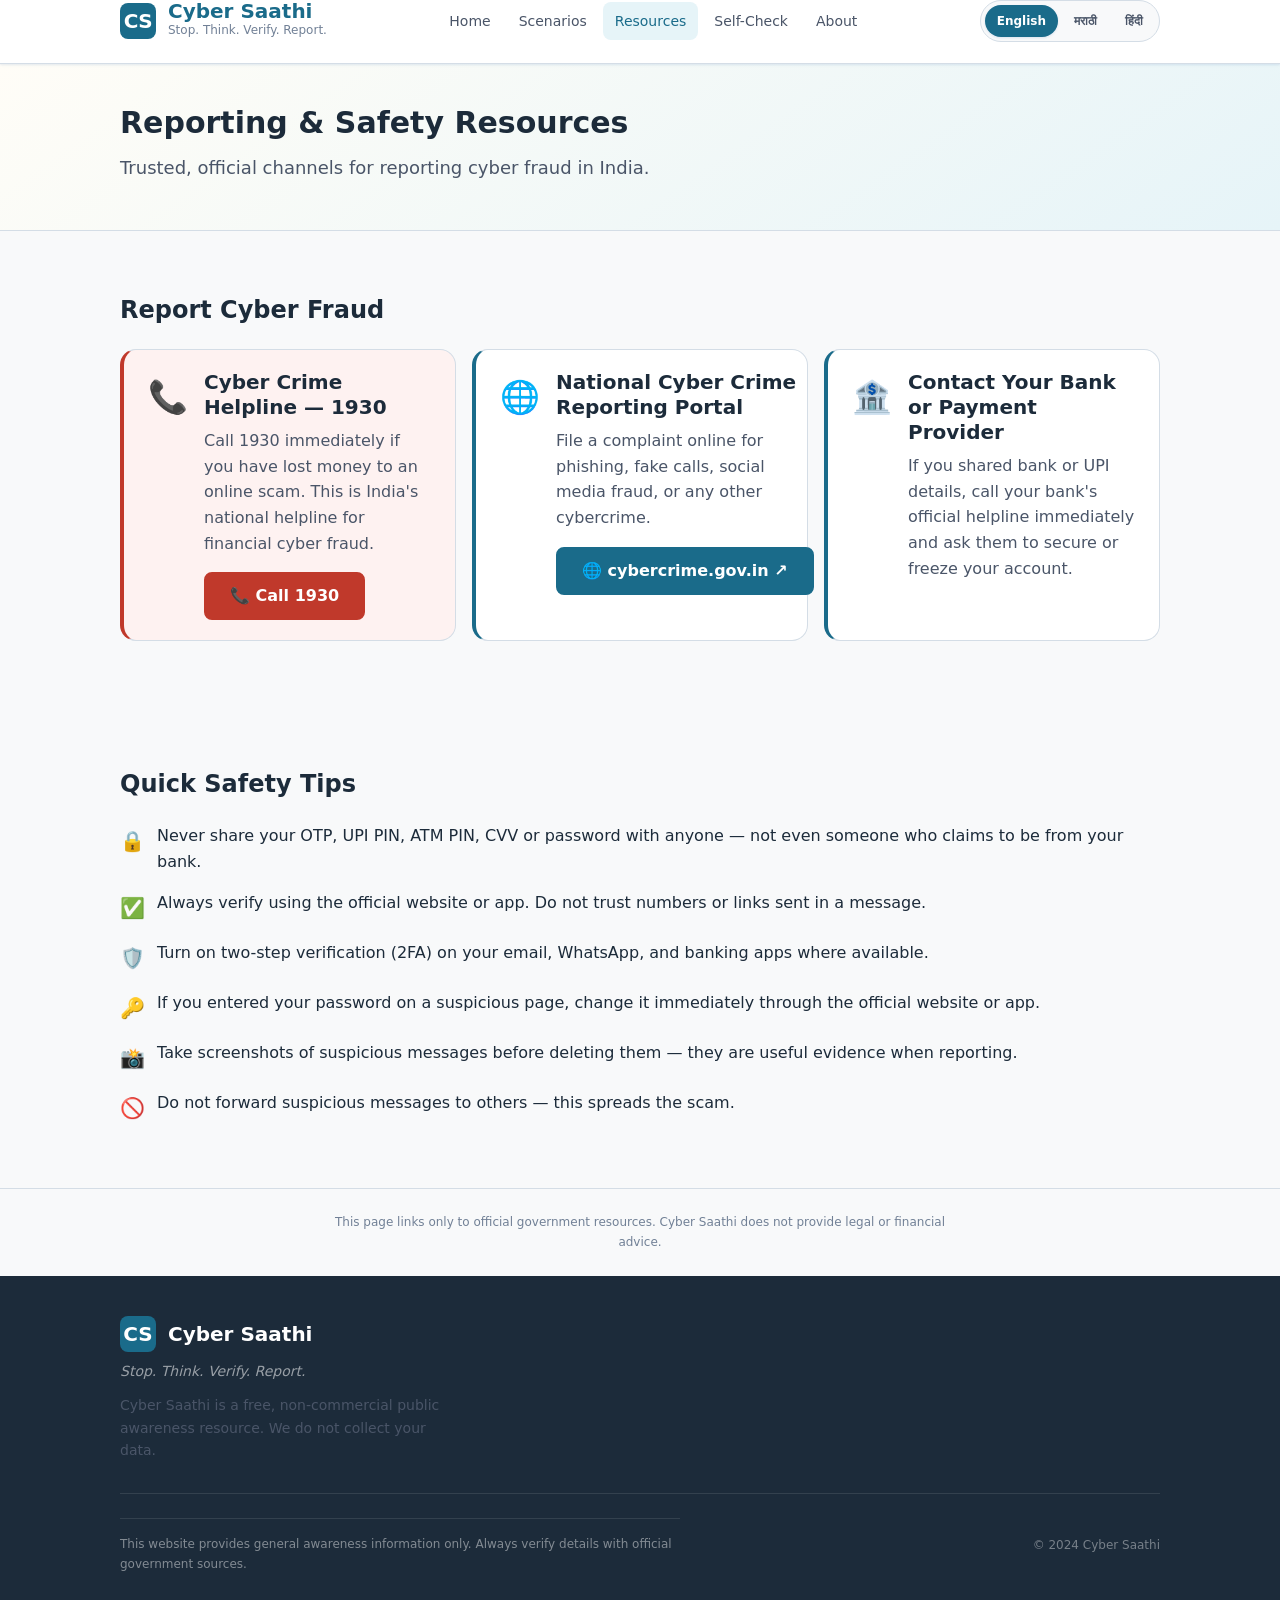
<file: resources.html>
<!DOCTYPE html>
<html lang="en" dir="ltr">
<head>
  <meta charset="UTF-8" />
  <meta name="viewport" content="width=device-width, initial-scale=1.0" />

  <!-- Base path hint for i18n.js locale loader -->
  <meta name="locale-base" content="locales/" />

  <!-- Primary meta -->
  <title>Reporting &amp; Safety Resources – Cyber Saathi</title>
  <meta name="description"
    content="Official channels for reporting cyber fraud in India. Call 1930, visit cybercrime.gov.in, and follow quick safety tips to protect yourself online." />
  <meta name="keywords"
    content="report cyber fraud India, 1930 helpline, cybercrime.gov.in, cyber safety tips India" />
  <meta name="author" content="Cyber Saathi" />
  <meta name="robots" content="index, follow" />

  <!-- Open Graph -->
  <meta property="og:type"        content="website" />
  <meta property="og:title"       content="Reporting &amp; Safety Resources – Cyber Saathi" />
  <meta property="og:description" content="Trusted, official channels for reporting cyber fraud in India." />
  <meta property="og:locale"      content="en_IN" />

  <!-- Theme colour -->
  <meta name="theme-color" content="#1a6b8a" />

  <!-- Favicon -->
  <link rel="icon" href="data:image/svg+xml,<svg xmlns='http://www.w3.org/2000/svg' viewBox='0 0 100 100'><text y='.9em' font-size='90'>🛡️</text></svg>" />

  <!-- Preconnect -->
  <link rel="preconnect" href="https://fonts.googleapis.com" />
  <link rel="preconnect" href="https://fonts.gstatic.com" crossorigin />

  <!-- Stylesheets -->
  <link rel="stylesheet" href="assets/css/main.css" />
  <link rel="stylesheet" href="assets/css/components.css" />
  <link rel="stylesheet" href="assets/css/responsive.css" />
</head>

<body>

  <!-- =====================================================
       ACCESSIBILITY: Skip navigation link
       ===================================================== -->
  <a class="skip-link" href="#main-content">Skip to main content</a>

  <!-- ARIA live regions -->
  <div id="lang-announcement"
       class="sr-only"
       role="status"
       aria-live="polite"
       aria-atomic="true"></div>


  <!-- =====================================================
       NAVBAR  (identical structure to index.html)
       ===================================================== -->
  <header class="navbar" role="banner">
    <div class="container">
      <div class="navbar__inner">

        <!-- Brand -->
        <a href="index.html" class="navbar__brand" aria-label="Cyber Saathi — go to homepage">
          <div class="navbar__logo" aria-hidden="true">CS</div>
          <div>
            <div class="navbar__site-name" data-i18n="site_name">Cyber Saathi</div>
            <div class="navbar__tagline" data-i18n="site_tagline">Stop. Think. Verify. Report.</div>
          </div>
        </a>

        <!-- Desktop navigation -->
        <nav class="navbar__nav" aria-label="Main navigation">
          <ul class="navbar__nav-list" role="list">
            <li>
              <a href="index.html"
                 class="navbar__nav-link"
                 data-i18n="nav_home">Home</a>
            </li>
            <li>
              <a href="scenarios.html"
                 class="navbar__nav-link"
                 data-i18n="nav_scenarios">Scenarios</a>
            </li>
            <li>
              <a href="resources.html"
                 class="navbar__nav-link"
                 aria-current="page"
                 data-i18n="nav_resources">Resources</a>
            </li>
            <li>
              <a href="quiz.html"
                 class="navbar__nav-link"
                 data-i18n="nav_quiz">Self-Check</a>
            </li>
            <li>
              <a href="about.html"
                 class="navbar__nav-link"
                 data-i18n="nav_about">About</a>
            </li>
          </ul>
        </nav>

        <!-- Right: language switcher + hamburger -->
        <div class="navbar__right">

          <!-- Language switcher -->
          <div class="lang-switcher" role="group" aria-label="Choose language">
            <button class="lang-btn"
                    data-lang="en"
                    aria-pressed="true"
                    type="button"
                    data-i18n="lang_en">English</button>
            <button class="lang-btn"
                    data-lang="mr"
                    aria-pressed="false"
                    type="button"
                    data-i18n="lang_mr">मराठी</button>
            <button class="lang-btn"
                    data-lang="hi"
                    aria-pressed="false"
                    type="button"
                    data-i18n="lang_hi">हिंदी</button>
          </div>

          <!-- Hamburger (mobile only) -->
          <button class="navbar__hamburger"
                  id="nav-hamburger"
                  type="button"
                  aria-expanded="false"
                  aria-controls="nav-mobile-menu"
                  data-i18n-aria="nav_menu_label">
            <span class="bar" aria-hidden="true"></span>
            <span class="bar" aria-hidden="true"></span>
            <span class="bar" aria-hidden="true"></span>
            <span class="sr-only" data-i18n="nav_menu_label">Open menu</span>
          </button>

        </div><!-- /navbar__right -->

      </div><!-- /navbar__inner -->
    </div><!-- /container -->

    <!-- Mobile menu drawer -->
    <nav id="nav-mobile-menu"
         class="navbar__mobile-menu"
         aria-label="Mobile navigation">
      <ul class="navbar__mobile-nav-list" role="list">
        <li>
          <a href="index.html"
             class="navbar__mobile-nav-link"
             data-i18n="nav_home">Home</a>
        </li>
        <li>
          <a href="scenarios.html"
             class="navbar__mobile-nav-link"
             data-i18n="nav_scenarios">Scenarios</a>
        </li>
        <li>
          <a href="resources.html"
             class="navbar__mobile-nav-link"
             aria-current="page"
             data-i18n="nav_resources">Resources</a>
        </li>
        <li>
          <a href="quiz.html"
             class="navbar__mobile-nav-link"
             data-i18n="nav_quiz">Self-Check</a>
        </li>
        <li>
          <a href="about.html"
             class="navbar__mobile-nav-link"
             data-i18n="nav_about">About</a>
        </li>
      </ul>
    </nav>

  </header><!-- /navbar -->


  <!-- =====================================================
       MAIN CONTENT
       ===================================================== -->
  <main id="main-content">

    <!-- Page header -->
    <div class="resources-hero">
      <div class="container">
        <h1 data-i18n="resources_heading">Reporting &amp; Safety Resources</h1>
        <p data-i18n="resources_subheading">Trusted, official channels for reporting cyber fraud in India.</p>
      </div>
    </div>

    <!-- ── Reporting section ──────────────────────────── -->
    <section class="resources-section section"
             id="report"
             aria-labelledby="resources-report-heading">
      <div class="container">
        <h2 id="resources-report-heading" data-i18n="resources_section_report">Report Cyber Fraud</h2>
        <div class="resources-cards">

          <!-- 1930 helpline card -->
          <div class="resources-card resources-card--urgent">
            <div class="resources-card__icon" aria-hidden="true">📞</div>
            <div class="resources-card__body">
              <h3 data-i18n="resources_1930_label">Cyber Crime Helpline — 1930</h3>
              <p data-i18n="resources_1930_desc">Call 1930 immediately if you have lost money to an online scam.</p>
              <a href="tel:1930"
                 class="btn btn--danger"
                 aria-label="Call 1930 — Cyber Crime Helpline">
                📞 Call 1930
              </a>
            </div>
          </div>

          <!-- Portal card -->
          <div class="resources-card">
            <div class="resources-card__icon" aria-hidden="true">🌐</div>
            <div class="resources-card__body">
              <h3 data-i18n="resources_portal_label">National Cyber Crime Reporting Portal</h3>
              <p data-i18n="resources_portal_desc">File a complaint online for any cybercrime.</p>
              <a href="https://cybercrime.gov.in"
                 target="_blank"
                 rel="noopener noreferrer"
                 class="btn btn--primary"
                 aria-label="Visit cybercrime.gov.in — opens in new tab">
                🌐 cybercrime.gov.in ↗
              </a>
            </div>
          </div>

          <!-- Bank card -->
          <div class="resources-card">
            <div class="resources-card__icon" aria-hidden="true">🏦</div>
            <div class="resources-card__body">
              <h3 data-i18n="resources_bank_label">Contact Your Bank</h3>
              <p data-i18n="resources_bank_desc">Call your bank's official helpline immediately after financial fraud.</p>
            </div>
          </div>

        </div>
      </div>
    </section><!-- /reporting section -->

    <!-- ── Safety tips section ───────────────────────── -->
    <section class="resources-section resources-section--tips section"
             id="tips"
             aria-labelledby="resources-tips-heading">
      <div class="container">
        <h2 id="resources-tips-heading" data-i18n="resources_section_tips">Quick Safety Tips</h2>
        <ul class="resources-tips-list" role="list">
          <li class="resources-tip">
            <span class="resources-tip__icon" aria-hidden="true">🔒</span>
            <span data-i18n="resources_tip_otp">Never share your OTP, UPI PIN, ATM PIN, CVV or password.</span>
          </li>
          <li class="resources-tip">
            <span class="resources-tip__icon" aria-hidden="true">✅</span>
            <span data-i18n="resources_tip_verify">Always verify using the official website or app.</span>
          </li>
          <li class="resources-tip">
            <span class="resources-tip__icon" aria-hidden="true">🛡️</span>
            <span data-i18n="resources_tip_2fa">Enable two-step verification (2FA) where available.</span>
          </li>
          <li class="resources-tip">
            <span class="resources-tip__icon" aria-hidden="true">🔑</span>
            <span data-i18n="resources_tip_password">Change compromised passwords through the official website or app.</span>
          </li>
          <li class="resources-tip">
            <span class="resources-tip__icon" aria-hidden="true">📸</span>
            <span data-i18n="resources_tip_evidence">Screenshot suspicious messages before deleting.</span>
          </li>
          <li class="resources-tip">
            <span class="resources-tip__icon" aria-hidden="true">🚫</span>
            <span data-i18n="resources_tip_forward">Do not forward suspicious messages to others.</span>
          </li>
        </ul>
      </div>
    </section><!-- /safety tips section -->

    <!-- ── Disclaimer ─────────────────────────────────── -->
    <div class="resources-disclaimer-strip">
      <div class="container">
        <p data-i18n="resources_disclaimer">This page links only to official government resources.</p>
      </div>
    </div>

  </main><!-- /main-content -->


  <!-- =====================================================
       FOOTER  (identical to index.html)
       ===================================================== -->
  <footer class="footer" role="contentinfo">
    <div class="container">
      <div class="footer__inner">

        <!-- Brand block -->
        <div class="footer__brand-block">
          <a href="index.html" class="footer__brand" aria-label="Cyber Saathi homepage">
            <div class="footer__logo" aria-hidden="true">CS</div>
            <span class="footer__site-name" data-i18n="site_name">Cyber Saathi</span>
          </a>
          <p class="footer__tagline" style="margin-top: var(--space-2);" data-i18n="footer_tagline">
            Stop. Think. Verify. Report.
          </p>
          <p class="footer__text" style="margin-top: var(--space-3);" data-i18n="footer_note">
            Cyber Saathi is a free, non-commercial public awareness resource.
            We do not collect your data.
          </p>
        </div>

        <!-- Bottom row -->
        <div class="footer__bottom">
          <p class="footer__disclaimer" data-i18n="footer_disclaimer">
            This website provides general awareness information only. Always verify details
            with official government sources.
          </p>
          <p class="footer__copyright" data-i18n="footer_copyright">
            © 2024 Cyber Saathi
          </p>
        </div>

      </div>
    </div>
  </footer>


  <!-- =====================================================
       SCRIPTS — i18n first, then main
       ===================================================== -->
  <script src="assets/js/i18n.js"></script>
  <script src="assets/js/main.js"></script>

</body>
</html>
</file>
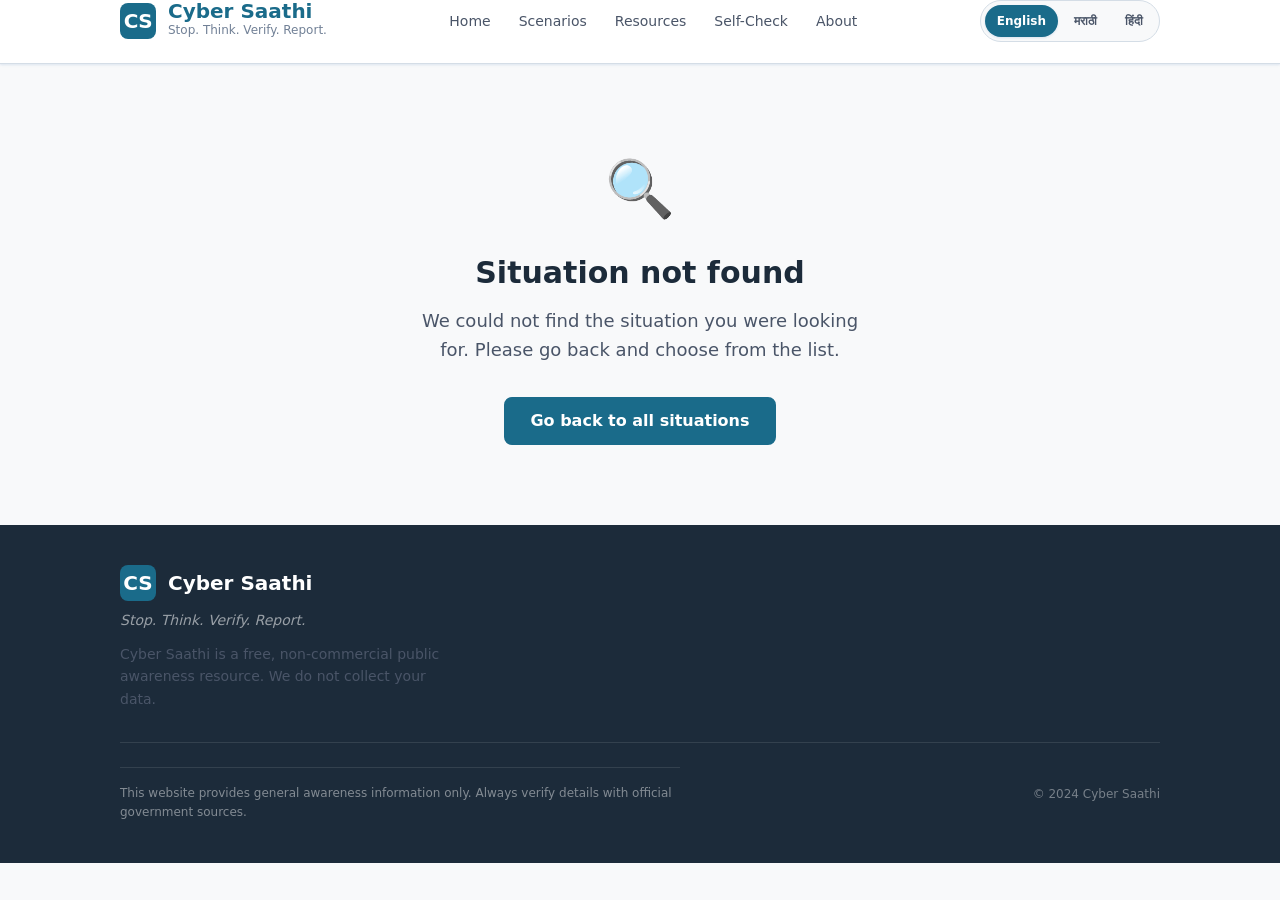
<file: scenario-detail.html>
<!DOCTYPE html>
<html lang="en" dir="ltr">
<head>
  <meta charset="UTF-8" />
  <meta name="viewport" content="width=device-width, initial-scale=1.0" />

  <!-- locale-base points one level up since this file is at root -->
  <meta name="locale-base" content="locales/" />

  <title>Cyber Saathi – Scenario Guide</title>
  <meta name="description" content="Step-by-step guidance on what to do when you encounter suspicious digital activity." />
  <meta name="robots" content="index, follow" />

  <!-- Open Graph -->
  <meta property="og:type"  content="article" />
  <meta property="og:title" content="Cyber Saathi – Scenario Guide" />
  <meta property="og:description" content="Clear, simple guidance for ordinary people on staying safe online." />
  <meta property="og:locale" content="en_IN" />

  <meta name="theme-color" content="#1a6b8a" />

  <link rel="icon" href="data:image/svg+xml,<svg xmlns='http://www.w3.org/2000/svg' viewBox='0 0 100 100'><text y='.9em' font-size='90'>🛡️</text></svg>" />

  <link rel="preconnect" href="https://fonts.googleapis.com" />
  <link rel="preconnect" href="https://fonts.gstatic.com" crossorigin />

  <link rel="stylesheet" href="assets/css/main.css" />
  <link rel="stylesheet" href="assets/css/components.css" />
  <link rel="stylesheet" href="assets/css/responsive.css" />
</head>

<body>

  <!-- =====================================================
       ACCESSIBILITY
       ===================================================== -->
  <a class="skip-link" href="#main-content">Skip to main content</a>

  <div id="lang-announcement"
       class="sr-only"
       role="status"
       aria-live="polite"
       aria-atomic="true"></div>

  <div id="detail-announcement"
       class="sr-only"
       role="status"
       aria-live="polite"
       aria-atomic="true"></div>


  <!-- =====================================================
       NAVBAR  (identical structure to index.html)
       ===================================================== -->
  <header class="navbar" role="banner">
    <div class="container">
      <div class="navbar__inner">

        <a href="index.html" class="navbar__brand" aria-label="Cyber Saathi — go to homepage">
          <div class="navbar__logo" aria-hidden="true">CS</div>
          <div>
            <div class="navbar__site-name" data-i18n="site_name">Cyber Saathi</div>
            <div class="navbar__tagline" data-i18n="site_tagline">Stop. Think. Verify. Report.</div>
          </div>
        </a>

        <nav class="navbar__nav" aria-label="Main navigation">
          <ul class="navbar__nav-list" role="list">
            <li><a href="index.html"      class="navbar__nav-link" data-i18n="nav_home">Home</a></li>
            <li><a href="scenarios.html"  class="navbar__nav-link" data-i18n="nav_scenarios">Scenarios</a></li>
            <li><a href="resources.html"  class="navbar__nav-link" data-i18n="nav_resources">Resources</a></li>
            <li><a href="quiz.html"       class="navbar__nav-link" data-i18n="nav_quiz">Self-Check</a></li>
            <li><a href="about.html"      class="navbar__nav-link" data-i18n="nav_about">About</a></li>
          </ul>
        </nav>

        <div class="navbar__right">
          <div class="lang-switcher" role="group" aria-label="Choose language">
            <button class="lang-btn" data-lang="en" aria-pressed="true"  type="button" data-i18n="lang_en">English</button>
            <button class="lang-btn" data-lang="mr" aria-pressed="false" type="button" data-i18n="lang_mr">मराठी</button>
            <button class="lang-btn" data-lang="hi" aria-pressed="false" type="button" data-i18n="lang_hi">हिंदी</button>
          </div>

          <button class="navbar__hamburger"
                  id="nav-hamburger"
                  type="button"
                  aria-expanded="false"
                  aria-controls="nav-mobile-menu"
                  data-i18n-aria="nav_menu_label">
            <span class="bar" aria-hidden="true"></span>
            <span class="bar" aria-hidden="true"></span>
            <span class="bar" aria-hidden="true"></span>
            <span class="sr-only" data-i18n="nav_menu_label">Open menu</span>
          </button>
        </div>

      </div>
    </div>

    <nav id="nav-mobile-menu" class="navbar__mobile-menu" aria-label="Mobile navigation">
      <ul class="navbar__mobile-nav-list" role="list">
        <li><a href="index.html"     class="navbar__mobile-nav-link" data-i18n="nav_home">Home</a></li>
        <li><a href="scenarios.html" class="navbar__mobile-nav-link" data-i18n="nav_scenarios">Scenarios</a></li>
        <li><a href="resources.html" class="navbar__mobile-nav-link" data-i18n="nav_resources">Resources</a></li>
        <li><a href="quiz.html"      class="navbar__mobile-nav-link" data-i18n="nav_quiz">Self-Check</a></li>
        <li><a href="about.html"     class="navbar__mobile-nav-link" data-i18n="nav_about">About</a></li>
      </ul>
    </nav>
  </header>


  <!-- =====================================================
       MAIN CONTENT — filled by scenario-detail.js
       ===================================================== -->
  <main id="main-content">

    <!-- Content placeholder shown while JS loads the scenario.
         Hidden once content is injected. -->
    <div id="detail-loading" aria-live="polite" aria-busy="true">
      <div class="container" style="padding-block: var(--space-16); text-align: center;">
        <p style="color: var(--color-text-muted); font-size: var(--font-size-md);">Loading…</p>
      </div>
    </div>

    <!-- ===================================================
         NOT-FOUND STATE — shown if id is missing/invalid
         Hidden by default; JS shows it when needed.
         =================================================== -->
    <div id="detail-not-found" hidden>
      <div class="container">
        <div class="detail-not-found">
          <div class="detail-not-found__icon" aria-hidden="true">🔍</div>
          <h1 class="detail-not-found__heading" data-i18n="detail_not_found_heading">
            Situation not found
          </h1>
          <p class="detail-not-found__body" data-i18n="detail_not_found_body">
            We could not find the situation you were looking for.
            Please go back and choose from the list.
          </p>
          <a href="index.html#scenarios" class="btn btn--primary" data-i18n="detail_not_found_cta">
            Go back to all situations
          </a>
        </div>
      </div>
    </div>

    <!-- ===================================================
         SCENARIO CONTENT — hidden until JS populates it
         =================================================== -->
    <div id="detail-content" hidden>

      <!-- Back bar -->
      <div class="detail-back-bar">
        <div class="container">
          <div class="detail-back-bar__inner">
            <a href="index.html#scenarios"
               class="detail-back-link"
               id="detail-back-link"
               data-i18n="detail_back">← Back to all situations</a>
            <button class="detail-share-btn"
                    id="detail-share-btn"
                    type="button"
                    data-i18n="detail_share">Share this page</button>
          </div>
        </div>
      </div>

      <!-- Scenario hero -->
      <section class="detail-hero" aria-labelledby="detail-title">
        <div class="container">
          <div class="detail-hero__inner">
            <div class="detail-hero__icon" id="detail-icon" aria-hidden="true"></div>
            <h1 class="detail-hero__title" id="detail-title"></h1>
          </div>
        </div>
      </section>

      <!-- Six content sections -->
      <div class="detail-body">
        <div class="container">
          <div class="detail-body__inner">

            <!-- Section 1: What happened? -->
            <section class="detail-section detail-section--what-happened"
                     aria-labelledby="heading-what-happened">
              <div class="detail-section__header">
                <span class="detail-section__icon" aria-hidden="true">📖</span>
                <h2 class="detail-section__heading"
                    id="heading-what-happened"
                    data-i18n="detail_section_what_happened">What happened?</h2>
              </div>
              <div class="detail-section__body">
                <p class="detail-section__paragraph" id="content-what-happened"></p>
              </div>
            </section>

            <!-- Quick Help — most important actions, read in 20–30 seconds.
                 Placed immediately after the brief "What happened?" summary.
                 TTS button is attached here only. -->
            <section class="detail-section detail-section--quick-help"
                     aria-labelledby="heading-quick-help">
              <div class="detail-section__header">
                <span class="detail-section__icon" aria-hidden="true">⚡</span>
                <h2 class="detail-section__heading"
                    id="heading-quick-help"
                    data-i18n="detail_section_quick_help">What should I do right now?</h2>
              </div>
              <div class="detail-section__body" id="tts-body-quick-help">
                <p class="detail-section__intro"
                   id="content-quick-help-intro"></p>
                <ol class="detail-steps-list detail-steps-list--quick"
                    id="content-quick-help-steps"
                    role="list"></ol>
                <!-- TTS Listen button injected here by initTTS() -->
              </div>
            </section>

            <!-- Warning Signs accordion — closed by default -->
            <section class="detail-accordion-section detail-accordion-section--warning"
                     aria-labelledby="heading-warning-signs">
              <div class="detail-accordion-section__header">
                <span class="detail-accordion-section__icon" aria-hidden="true">⚠️</span>
                <h2 class="detail-accordion-section__heading"
                    id="heading-warning-signs"
                    data-i18n="detail_section_warning_signs">Warning signs to watch for</h2>
              </div>
              <!-- Single accordion item wrapping all warning signs -->
              <div class="detail-accordion" id="accordion-warning" role="list">
                <!-- Items injected by renderWarningAccordion() -->
              </div>
            </section>

            <!-- FAQ accordion — closed by default -->
            <section class="detail-accordion-section detail-accordion-section--faq"
                     aria-labelledby="heading-faq">
              <div class="detail-accordion-section__header">
                <span class="detail-accordion-section__icon" aria-hidden="true">💡</span>
                <h2 class="detail-accordion-section__heading"
                    id="heading-faq"
                    data-i18n="detail_section_faq">More help — tap a question to read the answer</h2>
              </div>
              <div class="detail-accordion" id="accordion-faq" role="list">
                <!-- Items injected by renderFaqAccordion() -->
              </div>
            </section>

          </div><!-- /detail-body__inner -->
        </div><!-- /container -->
      </div><!-- /detail-body -->

      <!-- Page-level disclaimer -->
      <div class="detail-disclaimer">
        <div class="container">
          <p class="detail-disclaimer__text" data-i18n="detail_disclaimer">
            This page provides general awareness information only.
            Always verify with official government sources.
          </p>
        </div>
      </div>

    </div><!-- /#detail-content -->

  </main>


  <!-- =====================================================
       FOOTER  (identical structure to index.html)
       ===================================================== -->
  <footer class="footer" role="contentinfo">
    <div class="container">
      <div class="footer__inner">
        <div class="footer__brand-block">
          <a href="index.html" class="footer__brand" aria-label="Cyber Saathi homepage">
            <div class="footer__logo" aria-hidden="true">CS</div>
            <span class="footer__site-name" data-i18n="site_name">Cyber Saathi</span>
          </a>
          <p class="footer__tagline" style="margin-top: var(--space-2);" data-i18n="footer_tagline">
            Stop. Think. Verify. Report.
          </p>
          <p class="footer__text" style="margin-top: var(--space-3);" data-i18n="footer_note">
            Cyber Saathi is a free, non-commercial public awareness resource.
            We do not collect your data.
          </p>
        </div>
        <div class="footer__bottom">
          <p class="footer__disclaimer" data-i18n="footer_disclaimer">
            This website provides general awareness information only.
            Always verify details with official government sources.
          </p>
          <p class="footer__copyright" data-i18n="footer_copyright">© 2024 Cyber Saathi</p>
        </div>
      </div>
    </div>
  </footer>


  <!-- =====================================================
       SCRIPTS
       Load order: i18n → scenarios data → tts engine → detail page logic → shared main
       ===================================================== -->
  <script src="assets/js/i18n.js"></script>
  <script src="assets/js/scenarios.js"></script>
  <script src="assets/js/tts.js"></script>
  <script>
  /**
   * Scenario Detail Page — inline script
   *
   * Responsibilities:
   *   1. Read ?id= from URL.
   *   2. Look up the scenario in window.SCENARIOS.
   *   3. Show not-found state if missing.
   *   4. Populate all six content sections from scenario data.
   *   5. Re-render content on language change.
   *   6. Wire up the Share button (Web Share API with clipboard fallback).
   *   7. Update page <title> to reflect the scenario name.
   */
  (function () {

    /* ----------------------------------------------------------
       Helpers
    ---------------------------------------------------------- */

    /** Get current language from I18n (falls back to 'en'). */
    function lang() {
      return (window.I18n && I18n.getLang()) || 'en';
    }

    /** Safely get a localised string from a {en,hi,mr} object. */
    function localise(obj) {
      if (!obj) return '';
      return obj[lang()] || obj['en'] || '';
    }

    /** Create a DOM element with optional class and text. */
    function el(tag, cls, text) {
      const e = document.createElement(tag);
      if (cls)  e.className   = cls;
      if (text) e.textContent = text;
      return e;
    }

    /* ----------------------------------------------------------
       Read scenario id from URL
    ---------------------------------------------------------- */
    const params     = new URLSearchParams(window.location.search);
    const scenarioId = (params.get('id') || '').trim().toLowerCase();

    /* ----------------------------------------------------------
       DOM references
    ---------------------------------------------------------- */
    const loadingEl    = document.getElementById('detail-loading');
    const notFoundEl   = document.getElementById('detail-not-found');
    const contentEl    = document.getElementById('detail-content');

    const iconEl       = document.getElementById('detail-icon');
    const titleEl      = document.getElementById('detail-title');

    const whatHappenedEl  = document.getElementById('content-what-happened');
    const quickHelpIntroEl= document.getElementById('content-quick-help-intro');
    const quickHelpListEl = document.getElementById('content-quick-help-steps');
    const warningAccordionEl = document.getElementById('accordion-warning');
    const faqAccordionEl     = document.getElementById('accordion-faq');

    const shareBtn     = document.getElementById('detail-share-btn');

    /* ----------------------------------------------------------
       Render helpers
    ---------------------------------------------------------- */

    /** Create a DOM element with optional class and text. */
    /* el() already defined above */

    /** Populate a <ul> with red-flag bullet items. */
    function renderFlagsList(listEl, items) {
      listEl.innerHTML = '';
      items.forEach((text) => {
        const li     = el('li', 'detail-flags-list__item');
        const bullet = el('span', 'detail-flags-list__bullet');
        bullet.setAttribute('aria-hidden', 'true');
        bullet.textContent = '!';
        const span   = el('span', '', text);
        li.appendChild(bullet);
        li.appendChild(span);
        listEl.appendChild(li);
      });
    }

    /** Populate an <ol> with numbered step items. */
    function renderStepsList(listEl, items) {
      listEl.innerHTML = '';
      items.forEach((text, i) => {
        const li   = el('li', 'detail-steps-list__item');
        const num  = el('span', 'detail-steps-list__num');
        num.setAttribute('aria-hidden', 'true');
        num.textContent = String(i + 1);
        const span = el('span', '', text);
        li.appendChild(num);
        li.appendChild(span);
        listEl.appendChild(li);
      });
    }

    /** Populate a <ul> with avoid (do-not) items. */
    function renderAvoidList(listEl, items) {
      listEl.innerHTML = '';
      items.forEach(text => {
        const li   = el('li', 'detail-avoid-list__item');
        const icon = el('span', 'detail-avoid-list__icon');
        icon.setAttribute('aria-hidden', 'true');
        icon.textContent = '✕';
        const span = el('span', '', text);
        li.appendChild(icon);
        li.appendChild(span);
        listEl.appendChild(li);
      });
    }

    /** Populate report/help link cards into a <ul>. */
    function renderReportLinks(listEl, links) {
      listEl.innerHTML = '';
      links.forEach(link => {
        const li = document.createElement('li');
        const label = localise(link.label);
        const desc  = localise(link.description);

        if (link.is_instruction || !link.url) {
          const card = el('div', 'detail-report-card detail-report-card--instruction');
          card.setAttribute('role', 'note');
          const iconSpan = el('span', 'detail-report-card__icon');
          iconSpan.setAttribute('aria-hidden', 'true');
          iconSpan.textContent = 'ℹ️';
          const content = el('div', 'detail-report-card__content');
          content.appendChild(el('span', 'detail-report-card__label', label));
          content.appendChild(el('p',    'detail-report-card__desc',  desc));
          card.appendChild(iconSpan);
          card.appendChild(content);
          li.appendChild(card);
        } else {
          const card = el('a', 'detail-report-card');
          card.href  = link.url;
          card.setAttribute('aria-label', label);
          if (link.url.startsWith('http')) {
            card.target = '_blank';
            card.rel    = 'noopener noreferrer';
          }
          const iconSpan = el('span', 'detail-report-card__icon');
          iconSpan.setAttribute('aria-hidden', 'true');
          iconSpan.textContent = link.url.startsWith('tel') ? '📞' : '🌐';
          const content = el('div', 'detail-report-card__content');
          content.appendChild(el('span', 'detail-report-card__label', label));
          content.appendChild(el('p',    'detail-report-card__desc',  desc));
          const arrow = el('span', 'detail-report-card__arrow');
          arrow.setAttribute('aria-hidden', 'true');
          arrow.textContent = link.url.startsWith('tel') ? '→' : '↗';
          card.appendChild(iconSpan);
          card.appendChild(content);
          card.appendChild(arrow);
          li.appendChild(card);
        }
        listEl.appendChild(li);
      });
    }

    /* ----------------------------------------------------------
       Accordion renderers
    ---------------------------------------------------------- */

    /**
     * renderWarningAccordion(containerEl, items, lang)
     * Renders one accordion item per warning sign group — in this
     * version all signs go into a single expandable item so the
     * list stays compact. Each item uses an amber flag bullet.
     * The accordion container is cleared and rebuilt on every call
     * so language switches work correctly.
     */
    function renderWarningAccordion(containerEl, items) {
      if (!containerEl) return;
      containerEl.innerHTML = '';

      /* One accordion item wrapping the full flags list */
      const itemId    = 'acc-warning-all';
      const triggerId = `${itemId}-trigger`;
      const panelId   = `${itemId}-panel`;

      const item = el('div', 'detail-accordion__item');
      item.setAttribute('role', 'listitem');

      /* Trigger button */
      const trigger = el('button', 'detail-accordion__trigger');
      trigger.type  = 'button';
      trigger.id    = triggerId;
      trigger.setAttribute('aria-expanded', 'false');
      trigger.setAttribute('aria-controls', panelId);
      trigger.setAttribute('aria-label',
        (window.I18n && I18n.t('detail_expand')) || 'Tap to expand');

      const triggerText = el('span', '', (window.I18n && I18n.t('detail_red_flags_intro'))
                                        || 'These are common signs that a message may be a scam');
      const chevron = el('span', 'detail-accordion__chevron');
      chevron.setAttribute('aria-hidden', 'true');
      chevron.textContent = '▼';
      trigger.appendChild(triggerText);
      trigger.appendChild(chevron);

      /* Panel */
      const panel = el('div', 'detail-accordion__panel');
      panel.id = panelId;
      panel.setAttribute('role', 'region');
      panel.setAttribute('aria-labelledby', triggerId);
      panel.setAttribute('hidden', '');

      const list = el('ul', 'detail-flags-list');
      list.setAttribute('role', 'list');
      renderFlagsList(list, items);
      panel.appendChild(list);

      item.appendChild(trigger);
      item.appendChild(panel);
      containerEl.appendChild(item);
    }

    /**
     * renderFaqAccordion(containerEl, faqItems, reportLinks, langCode)
     * Renders one accordion item per FAQ entry. Content type decides
     * which render helper is used for the panel body:
     *   "steps"  → renderStepsList()
     *   "avoid"  → renderAvoidList()
     *   "para"   → plain paragraph
     *   "report" → verification banner + renderReportLinks()
     */
    function renderFaqAccordion(containerEl, faqItems, reportLinks) {
      if (!containerEl || !faqItems) return;
      containerEl.innerHTML = '';
      const l = lang();

      faqItems.forEach((item, idx) => {
        const itemId    = `acc-faq-${item.id || idx}`;
        const triggerId = `${itemId}-trigger`;
        const panelId   = `${itemId}-panel`;

        const wrapper = el('div', 'detail-accordion__item');
        wrapper.setAttribute('role', 'listitem');

        /* Trigger */
        const trigger = el('button', 'detail-accordion__trigger');
        trigger.type  = 'button';
        trigger.id    = triggerId;
        trigger.setAttribute('aria-expanded', 'false');
        trigger.setAttribute('aria-controls', panelId);

        const qText = localise(item.q);
        trigger.setAttribute('aria-label', qText);

        const triggerText = el('span', '', qText);
        const chevron = el('span', 'detail-accordion__chevron');
        chevron.setAttribute('aria-hidden', 'true');
        chevron.textContent = '▼';
        trigger.appendChild(triggerText);
        trigger.appendChild(chevron);

        /* Panel */
        const panelCls = item.type === 'report'
          ? 'detail-accordion__panel detail-accordion__panel--report'
          : 'detail-accordion__panel';
        const panel = el('div', panelCls);
        panel.id = panelId;
        panel.setAttribute('role', 'region');
        panel.setAttribute('aria-labelledby', triggerId);
        panel.setAttribute('hidden', '');

        /* Populate panel body by type */
        if (item.type === 'steps') {
          const list = el('ol', 'detail-steps-list');
          list.setAttribute('role', 'list');
          renderStepsList(list, item.a[l] || item.a['en']);
          panel.appendChild(list);

        } else if (item.type === 'avoid') {
          const list = el('ul', 'detail-avoid-list');
          list.setAttribute('role', 'list');
          renderAvoidList(list, item.a[l] || item.a['en']);
          panel.appendChild(list);

        } else if (item.type === 'para') {
          const p = el('p', '', localise(item.a));
          panel.appendChild(p);

        } else if (item.type === 'report') {
          /* Verification banner */
          const banner = el('div', 'detail-verification-banner');
          banner.setAttribute('role', 'note');
          const bannerIcon = el('span', 'detail-verification-banner__icon');
          bannerIcon.setAttribute('aria-hidden', 'true');
          bannerIcon.textContent = '⚠️';
          const bannerText = el('p', '',
            (window.I18n && I18n.t('detail_verification_note'))
            || 'Helpline numbers and links below are pending official verification.');
          banner.appendChild(bannerIcon);
          banner.appendChild(bannerText);
          panel.appendChild(banner);

          /* Report link cards */
          const list = el('ul', 'detail-report-list');
          list.setAttribute('role', 'list');
          renderReportLinks(list, reportLinks);
          panel.appendChild(list);
        }

        wrapper.appendChild(trigger);
        wrapper.appendChild(panel);
        containerEl.appendChild(wrapper);
      });
    }

    /* ----------------------------------------------------------
       Main render — called on load and on every lang change
    ---------------------------------------------------------- */
    function renderScenario(scenario) {
      const l = lang();

      /* Icon and title */
      iconEl.textContent  = scenario.icon;
      titleEl.textContent = localise(scenario.title);

      /* Apply category accent colour to the icon box */
      const accentMap = {
        message:  '#1a6b8a', call:    '#2a72b5', video:   '#6d5acd',
        email:    '#1a8faa', link:    '#d48b00', upi:     '#1a9068',
        courier:  '#b05c15', social:  '#c0416a', deepfake:'#5a4fc0'
      };
      const accent = accentMap[scenario.category] || '#1a6b8a';
      iconEl.style.border = `3px solid ${accent}`;

      /* Section 1 — What happened (short 3-sentence version) */
      whatHappenedEl.textContent = localise(scenario.what_happened);

      /* Quick Help — intro sentence + 4 steps */
      if (scenario.quick_help) {
        if (quickHelpIntroEl) {
          quickHelpIntroEl.textContent = localise(scenario.quick_help.intro);
        }
        if (quickHelpListEl) {
          renderStepsList(
            quickHelpListEl,
            scenario.quick_help.steps[l] || scenario.quick_help.steps['en']
          );
        }
      }

      /* Warning signs accordion */
      renderWarningAccordion(
        warningAccordionEl,
        scenario.red_flags[l] || scenario.red_flags['en']
      );

      /* FAQ accordion */
      renderFaqAccordion(
        faqAccordionEl,
        scenario.faq,
        scenario.report_links
      );

      /* Update page <title> */
      const siteName = (window.I18n && I18n.t('site_name')) || 'Cyber Saathi';
      document.title = `${siteName} – ${localise(scenario.title)}`;
    }

    /* ----------------------------------------------------------
       TTS — Listen button on the Quick Help section only.
       Reading the short 4-step list aloud is the primary use
       case. Detailed sections are text-only.
    ---------------------------------------------------------- */

    /**
     * initTTS(scenario)
     * Attaches a single TTS Listen button to the Quick Help section.
     * The button is created once and re-used across language changes
     * via btn._ttsRefresh(newLang).
     */
    function initTTS(scenario) {
      if (!window.TTS) return;

      const contentNode = document.getElementById('content-quick-help-steps');
      const parentBody  = document.getElementById('tts-body-quick-help');
      if (!contentNode || !parentBody) return;

      /* Build wrapper + button */
      const wrap = document.createElement('div');
      wrap.className = 'tts-btn-wrap';

      const btn = document.createElement('button');
      btn.type      = 'button';
      btn.className = 'tts-btn';
      btn.textContent = (window.I18n && I18n.t('tts_listen')) || '🔊 Listen';

      wrap.appendChild(btn);
      parentBody.appendChild(wrap);

      /* getTextFn — reads live DOM text at click time */
      function getTextFn() {
        /* Prepend the intro sentence so the full Quick Help reads naturally */
        const intro = quickHelpIntroEl ? quickHelpIntroEl.textContent.trim() : '';
        const steps = contentNode.textContent.replace(/\s+/g, ' ').trim();
        return intro ? `${intro} ${steps}` : steps;
      }

      TTS.attachButton(btn, getTextFn, 'quick-help');

      /* Set unavailable notice text (shown when speechSynthesis absent) */
      if (btn._ttsNotice) {
        btn._ttsNotice.textContent =
          (window.I18n && I18n.t('tts_unavailable'))
          || 'Audio is not available on this device. You can read the steps below.';
      }

      /* Store the button reference for the lang-change handler */
      scenario._ttsBtn = btn;
    }

    /* ----------------------------------------------------------
       Share button
    ---------------------------------------------------------- */
    function initShareButton(scenario) {
      if (!shareBtn) return;

      shareBtn.addEventListener('click', async () => {
        const l         = lang();
        const shareData = {
          title: localise(scenario.title),
          text:  `Cyber Saathi — ${localise(scenario.title)}`,
          url:   window.location.href
        };

        /* Use native Web Share API if available (most Android & iOS) */
        if (navigator.share) {
          try {
            await navigator.share(shareData);
            return;
          } catch (e) {
            /* User cancelled — do nothing */
            if (e.name === 'AbortError') return;
          }
        }

        /* Fallback — copy URL to clipboard */
        try {
          await navigator.clipboard.writeText(window.location.href);
          const liveRegion = document.getElementById('detail-announcement');
          if (liveRegion) {
            const msg = (window.I18n && I18n.t('detail_share_copied')) || 'Link copied!';
            liveRegion.textContent = msg;
            setTimeout(() => { liveRegion.textContent = ''; }, 3000);
          }
          /* Brief visual feedback on the button */
          const orig = shareBtn.textContent;
          shareBtn.textContent = (window.I18n && I18n.t('detail_share_copied')) || 'Link copied!';
          setTimeout(() => {
            if (window.I18n) {
              shareBtn.textContent = I18n.t('detail_share') || orig;
            } else {
              shareBtn.textContent = orig;
            }
          }, 2000);
        } catch (e) {
          /* Clipboard not available — silent fail */
        }
      });
    }

    /* ----------------------------------------------------------
       Accordion click handling
       Uses event delegation on the two container elements so
       it works correctly after every language-change re-render.
       Called once after initial render and once after each
       renderScenario() call triggered by I18n.onChange().
    ---------------------------------------------------------- */
    function initAccordions() {
      const containers = [
        document.getElementById('accordion-warning'),
        document.getElementById('accordion-faq')
      ];

      containers.forEach(container => {
        if (!container) return;

        /* Remove any previously attached listener to avoid duplicates */
        if (container._accordionHandler) {
          container.removeEventListener('click', container._accordionHandler);
        }

        container._accordionHandler = function (e) {
          const trigger = e.target.closest('.detail-accordion__trigger');
          if (!trigger) return;

          const panelId = trigger.getAttribute('aria-controls');
          const panel   = panelId ? document.getElementById(panelId) : null;
          if (!panel) return;

          const isOpen = trigger.getAttribute('aria-expanded') === 'true';

          if (isOpen) {
            /* Close */
            trigger.setAttribute('aria-expanded', 'false');
            trigger.setAttribute('aria-label',
              (window.I18n && I18n.t('detail_expand')) || 'Tap to expand');
            panel.setAttribute('hidden', '');
          } else {
            /* Open */
            trigger.setAttribute('aria-expanded', 'true');
            trigger.setAttribute('aria-label',
              (window.I18n && I18n.t('detail_collapse')) || 'Tap to collapse');
            panel.removeAttribute('hidden');
          }
        };

        container.addEventListener('click', container._accordionHandler);
      });
    }

    /* ----------------------------------------------------------
       Boot
    ---------------------------------------------------------- */
    async function boot() {
      /* Wait for I18n to initialise (it's loaded before this script) */
      await I18n.init();

      const scenario = window.SCENARIOS && window.SCENARIOS[scenarioId];

      /* Hide loading indicator */
      loadingEl.setAttribute('hidden', '');
      loadingEl.removeAttribute('aria-busy');

      if (!scenario) {
        /* Show not-found state */
        notFoundEl.removeAttribute('hidden');
        document.title = (I18n.t('site_name') || 'Cyber Saathi') + ' – ' +
                         (I18n.t('detail_not_found_heading') || 'Not found');
        return;
      }

      /* Show content and render */
      contentEl.removeAttribute('hidden');
      renderScenario(scenario);
      initShareButton(scenario);
      initTTS(scenario);
      initAccordions();

      /* Re-render content text on every language change */
      I18n.onChange(() => {
        /* Stop any running speech before re-rendering */
        if (window.TTS) TTS.stopAll();

        renderScenario(scenario);
        /* Re-wire accordion click handlers on newly rebuilt DOM */
        initAccordions();

        /* Refresh TTS button visibility for the new language */
        if (scenario._ttsBtn && scenario._ttsBtn._ttsRefresh) {
          scenario._ttsBtn._ttsRefresh(
            (window.I18n && I18n.getLang()) || 'en'
          );
        }

        /* Also update share button label */
        if (shareBtn) {
          shareBtn.textContent = I18n.t('detail_share') || 'Share this page';
        }
      });
    }

    /* Run after DOM is ready */
    if (document.readyState === 'loading') {
      document.addEventListener('DOMContentLoaded', boot);
    } else {
      boot();
    }

  })();
  </script>

  <!-- Shared nav/hamburger/lang-switcher behaviour -->
  <script src="assets/js/main.js"></script>

</body>
</html>
</file>
<file: assets/css/main.css>
/* ============================================================
   main.css — Design tokens, reset, base typography
   Cyber Saathi
   ============================================================ */

/* ------------------------------------------------------------
   1. CSS Custom Properties (Design Tokens)
   ------------------------------------------------------------ */
:root {
  /* Brand colours
     Primary shifted to teal-blue — trustworthy, calm, approachable.
     Danger red unchanged — reserved exclusively for emergency use.       */
  --color-primary:        #1a6b8a;   /* teal-blue — calm, human, trustworthy */
  --color-primary-dark:   #124f68;   /* darker teal for hover states */
  --color-primary-light:  #e6f4f8;   /* soft teal tint — nav hover, icon bgs */
  --color-accent:         #e08a00;   /* warm saffron-amber — positive accent only */
  --color-accent-light:   #fff8e6;   /* soft saffron tint */
  --color-danger:         #c0392b;   /* emergency red — DO NOT use elsewhere */
  --color-danger-light:   #fef2f1;   /* softer red tint — less clinical */
  --color-success:        #1e8a5e;   /* calm, friendly green */
  --color-success-light:  #e8f7f0;   /* clean mint tint */

  /* Extended palette */
  --color-warm-bg:        #fffdf7;   /* warm cream — hero section background */
  --color-teal-mid:       #2a8faa;   /* mid-tone teal — gradient end, accents */

  /* Neutrals */
  --color-white:          #ffffff;
  --color-bg:             #f8f9fa;   /* warmer off-white — feels like paper, not screen */
  --color-surface:        #ffffff;
  --color-border:         #d4dde6;   /* slightly warmer border — less cold blue */
  --color-text:           #1c2b3a;   /* warm dark ink — high contrast, not harsh */
  --color-text-secondary: #4a5568;
  --color-text-muted:     #718096;
  --color-overlay:        rgba(0, 0, 0, 0.45);

  /* Typography */
  --font-sans: 'Noto Sans', 'Noto Sans Devanagari', system-ui, -apple-system,
               'Segoe UI', Arial, sans-serif;
  --font-size-xs:   0.75rem;   /*  12px */
  --font-size-sm:   0.875rem;  /*  14px */
  --font-size-base: 1rem;      /*  16px */
  --font-size-md:   1.125rem;  /*  18px */
  --font-size-lg:   1.25rem;   /*  20px */
  --font-size-xl:   1.5rem;    /*  24px */
  --font-size-2xl:  1.875rem;  /*  30px */
  --font-size-3xl:  2.25rem;   /*  36px */
  --font-weight-normal: 400;
  --font-weight-medium: 500;
  --font-weight-semibold: 600;
  --font-weight-bold: 700;
  --line-height-tight:  1.25;
  --line-height-normal: 1.6;
  --line-height-loose:  1.8;

  /* Spacing scale (multiples of 4px) */
  --space-1:  0.25rem;   /*  4px */
  --space-2:  0.5rem;    /*  8px */
  --space-3:  0.75rem;   /* 12px */
  --space-4:  1rem;      /* 16px */
  --space-5:  1.25rem;   /* 20px */
  --space-6:  1.5rem;    /* 24px */
  --space-8:  2rem;      /* 32px */
  --space-10: 2.5rem;    /* 40px */
  --space-12: 3rem;      /* 48px */
  --space-16: 4rem;      /* 64px */
  --space-20: 5rem;      /* 80px */

  /* Borders & Radius */
  --radius-sm:   0.25rem;
  --radius-md:   0.5rem;
  --radius-lg:   0.75rem;
  --radius-xl:   1rem;
  --radius-full: 9999px;
  --border-width: 1px;

  /* Shadows */
  --shadow-sm:  0 1px 3px rgba(26, 86, 160, 0.08),
                0 1px 2px rgba(26, 86, 160, 0.05);
  --shadow-md:  0 4px 12px rgba(26, 86, 160, 0.10),
                0 2px 4px  rgba(26, 86, 160, 0.06);
  --shadow-lg:  0 8px 24px rgba(26, 86, 160, 0.12),
                0 4px 8px  rgba(26, 86, 160, 0.08);
  --shadow-focus: 0 0 0 3px rgba(26, 86, 160, 0.35);

  /* Transitions */
  --transition-fast:   150ms ease;
  --transition-normal: 250ms ease;

  /* Layout */
  --max-width:        1120px;
  --nav-height:       64px;
  --container-pad-x:  var(--space-4);
}

/* ------------------------------------------------------------
   2. Modern CSS Reset
   ------------------------------------------------------------ */
*, *::before, *::after {
  box-sizing: border-box;
  margin: 0;
  padding: 0;
}

html {
  font-size: 16px;
  scroll-behavior: smooth;
  -webkit-text-size-adjust: 100%;
}

body {
  font-family: var(--font-sans);
  font-size: var(--font-size-md);   /* 18px base — better for seniors */
  font-weight: var(--font-weight-normal);
  line-height: var(--line-height-normal);
  color: var(--color-text);
  background-color: var(--color-bg);
  -webkit-font-smoothing: antialiased;
  -moz-osx-font-smoothing: grayscale;
}

img, svg, video {
  display: block;
  max-width: 100%;
}

a {
  color: var(--color-primary);
  text-decoration: underline;
  text-underline-offset: 3px;
}

a:hover {
  color: var(--color-primary-dark);
}

ul, ol {
  list-style: none;
}

button {
  cursor: pointer;
  font-family: inherit;
  font-size: inherit;
  border: none;
  background: none;
}

input, select, textarea {
  font-family: inherit;
  font-size: inherit;
}

/* ------------------------------------------------------------
   3. Focus styles — visible for keyboard & screen reader users
   ------------------------------------------------------------ */
:focus-visible {
  outline: 3px solid var(--color-primary);
  outline-offset: 3px;
  border-radius: var(--radius-sm);
}

/* Remove outline for mouse users only */
:focus:not(:focus-visible) {
  outline: none;
}

/* ------------------------------------------------------------
   4. Typography helpers
   ------------------------------------------------------------ */
h1, h2, h3, h4, h5, h6 {
  font-weight: var(--font-weight-bold);
  line-height: var(--line-height-tight);
  color: var(--color-text);
}

h1 { font-size: var(--font-size-3xl); }
h2 { font-size: var(--font-size-2xl); }
h3 { font-size: var(--font-size-xl); }
h4 { font-size: var(--font-size-lg); }

p {
  line-height: var(--line-height-normal);
  color: var(--color-text-secondary);
}

/* Devanagari script — slightly larger line height for readability */
:lang(hi), :lang(mr) {
  line-height: var(--line-height-loose);
  word-spacing: 0.05em;
}

/* ------------------------------------------------------------
   5. Layout utilities
   ------------------------------------------------------------ */
.container {
  width: 100%;
  max-width: var(--max-width);
  margin-inline: auto;
  padding-inline: var(--container-pad-x);
}

.section {
  padding-block: var(--space-16);
}

.section--sm {
  padding-block: var(--space-10);
}

/* Visually hidden — accessible but not visible */
.sr-only {
  position: absolute;
  width: 1px;
  height: 1px;
  padding: 0;
  margin: -1px;
  overflow: hidden;
  clip: rect(0, 0, 0, 0);
  white-space: nowrap;
  border: 0;
}

/* Skip-to-main link for keyboard users */
.skip-link {
  position: absolute;
  top: -100%;
  left: var(--space-4);
  padding: var(--space-2) var(--space-4);
  background: var(--color-primary);
  color: var(--color-white);
  font-weight: var(--font-weight-semibold);
  border-radius: var(--radius-md);
  text-decoration: none;
  z-index: 9999;
  transition: top var(--transition-fast);
}

.skip-link:focus {
  top: var(--space-4);
}

/* ------------------------------------------------------------
   6. Scrollbar (subtle, non-intrusive)
   ------------------------------------------------------------ */
@media (pointer: fine) {
  ::-webkit-scrollbar        { width: 8px; }
  ::-webkit-scrollbar-track  { background: var(--color-bg); }
  ::-webkit-scrollbar-thumb  { background: var(--color-border); border-radius: var(--radius-full); }
  ::-webkit-scrollbar-thumb:hover { background: var(--color-text-muted); }
}

/* ------------------------------------------------------------
   7. Google Fonts import — Noto Sans covers Latin + Devanagari
      Placed last in this file; the <link> preconnect in <head>
      ensures fonts start loading before this rule is parsed.
   ------------------------------------------------------------ */
@import url('https://fonts.googleapis.com/css2?family=Noto+Sans:ital,wght@0,400;0,500;0,600;0,700;1,400&family=Noto+Sans+Devanagari:wght@400;500;600;700&display=swap');
</file>
<file: assets/css/components.css>
/* ============================================================
   components.css — Navbar, Hero, Scenario Cards, Buttons,
                    Emergency Section, Footer
   Cyber Saathi
   ============================================================ */

/* ============================================================
   1. BUTTONS
   ============================================================ */
.btn {
  display: inline-flex;
  align-items: center;
  justify-content: center;
  gap: var(--space-2);
  padding: var(--space-3) var(--space-6);
  min-height: 48px;          /* accessibility: minimum tap target */
  font-size: var(--font-size-base);
  font-weight: var(--font-weight-semibold);
  line-height: 1.25;
  text-decoration: none;
  border-radius: var(--radius-md);
  border: 2px solid transparent;
  cursor: pointer;
  transition: background-color var(--transition-fast),
              border-color var(--transition-fast),
              color var(--transition-fast),
              box-shadow var(--transition-fast),
              transform var(--transition-fast);
  white-space: nowrap;
}

.btn:active {
  transform: translateY(1px);
}

/* Primary — filled blue */
.btn--primary {
  background-color: var(--color-primary);
  color: var(--color-white);
  border-color: var(--color-primary);
}

.btn--primary:hover {
  background-color: var(--color-primary-dark);
  border-color: var(--color-primary-dark);
  color: var(--color-white);
  text-decoration: none;
  box-shadow: var(--shadow-md);
}

/* Secondary — outlined blue */
.btn--secondary {
  background-color: transparent;
  color: var(--color-primary);
  border-color: var(--color-primary);
}

.btn--secondary:hover {
  background-color: var(--color-primary-light);
  color: var(--color-primary-dark);
  text-decoration: none;
}

/* Ghost — subtle, for card CTAs */
.btn--ghost {
  background-color: transparent;
  color: var(--color-primary);
  border-color: transparent;
  padding-inline: var(--space-2);
  font-weight: var(--font-weight-semibold);
  font-size: var(--font-size-sm);
}

.btn--ghost:hover {
  color: var(--color-primary-dark);
  text-decoration: underline;
  text-underline-offset: 3px;
}

/* Danger — emergency section */
.btn--danger {
  background-color: var(--color-danger);
  color: var(--color-white);
  border-color: var(--color-danger);
}

.btn--danger:hover {
  background-color: #a93226;
  border-color: #a93226;
  color: var(--color-white);
  text-decoration: none;
  box-shadow: var(--shadow-md);
}

/* Full-width variant */
.btn--full {
  width: 100%;
}

/* Small size */
.btn--sm {
  padding: var(--space-2) var(--space-4);
  min-height: 40px;
  font-size: var(--font-size-sm);
}

/* Arrow decoration on ghost CTAs */
.btn--ghost .btn-arrow {
  display: inline-block;
  transition: transform var(--transition-fast);
}

.btn--ghost:hover .btn-arrow {
  transform: translateX(4px);
}


/* ============================================================
   2. NAVBAR
   ============================================================ */
.navbar {
  position: sticky;
  top: 0;
  z-index: 100;
  height: var(--nav-height);
  background-color: var(--color-white);
  border-bottom: var(--border-width) solid var(--color-border);
  box-shadow: var(--shadow-sm);
}

.navbar__inner {
  display: flex;
  align-items: center;
  justify-content: space-between;
  height: 100%;
  gap: var(--space-4);
}

/* Brand */
.navbar__brand {
  display: flex;
  align-items: center;
  gap: var(--space-3);
  text-decoration: none;
  flex-shrink: 0;
}

.navbar__logo {
  width: 36px;
  height: 36px;
  background-color: var(--color-primary);
  border-radius: var(--radius-md);
  display: flex;
  align-items: center;
  justify-content: center;
  color: var(--color-white);
  font-size: var(--font-size-lg);
  font-weight: var(--font-weight-bold);
  flex-shrink: 0;
  letter-spacing: -0.5px;
}

.navbar__site-name {
  font-size: var(--font-size-lg);
  font-weight: var(--font-weight-bold);
  color: var(--color-primary);
  line-height: 1;
}

.navbar__tagline {
  font-size: var(--font-size-xs);
  color: var(--color-text-muted);
  display: none;    /* shown on larger screens via responsive.css */
}

/* Nav links */
.navbar__nav {
  display: none;    /* hidden on mobile; shown on desktop via responsive.css */
}

.navbar__nav-list {
  display: flex;
  align-items: center;
  gap: var(--space-1);
}

.navbar__nav-link {
  display: block;
  padding: var(--space-2) var(--space-3);
  font-size: var(--font-size-sm);
  font-weight: var(--font-weight-medium);
  color: var(--color-text-secondary);
  text-decoration: none;
  border-radius: var(--radius-md);
  transition: color var(--transition-fast),
              background-color var(--transition-fast);
}

.navbar__nav-link:hover,
.navbar__nav-link[aria-current="page"] {
  color: var(--color-primary);
  background-color: var(--color-primary-light);
}

/* Right section: language switcher + hamburger */
.navbar__right {
  display: flex;
  align-items: center;
  gap: var(--space-3);
  flex-shrink: 0;
}

/* Language switcher */
.lang-switcher {
  display: flex;
  align-items: center;
  background-color: var(--color-bg);
  border: var(--border-width) solid var(--color-border);
  border-radius: var(--radius-full);
  padding: var(--space-1);
  gap: var(--space-1);
}

.lang-btn {
  padding: var(--space-1) var(--space-3);
  min-height: 32px;
  font-size: var(--font-size-xs);
  font-weight: var(--font-weight-semibold);
  color: var(--color-text-secondary);
  background: transparent;
  border: none;
  border-radius: var(--radius-full);
  cursor: pointer;
  transition: background-color var(--transition-fast),
              color var(--transition-fast);
  white-space: nowrap;
}

.lang-btn:hover {
  color: var(--color-primary);
  background-color: var(--color-white);
}

.lang-btn[aria-pressed="true"] {
  background-color: var(--color-primary);
  color: var(--color-white);
  box-shadow: var(--shadow-sm);
}

/* Hamburger button */
.navbar__hamburger {
  display: flex;
  flex-direction: column;
  justify-content: center;
  gap: 5px;
  width: 44px;
  height: 44px;
  padding: var(--space-2);
  background: transparent;
  border: var(--border-width) solid var(--color-border);
  border-radius: var(--radius-md);
  cursor: pointer;
  transition: border-color var(--transition-fast),
              background-color var(--transition-fast);
}

.navbar__hamburger:hover {
  background-color: var(--color-primary-light);
  border-color: var(--color-primary);
}

.navbar__hamburger .bar {
  display: block;
  width: 100%;
  height: 2px;
  background-color: var(--color-text);
  border-radius: var(--radius-full);
  transition: transform var(--transition-normal),
              opacity var(--transition-normal);
}

/* Hamburger → X animation */
.navbar__hamburger[aria-expanded="true"] .bar:nth-child(1) {
  transform: translateY(7px) rotate(45deg);
}
.navbar__hamburger[aria-expanded="true"] .bar:nth-child(2) {
  opacity: 0;
  transform: scaleX(0);
}
.navbar__hamburger[aria-expanded="true"] .bar:nth-child(3) {
  transform: translateY(-7px) rotate(-45deg);
}

/* Mobile menu drawer */
.navbar__mobile-menu {
  display: none;
  position: absolute;
  top: var(--nav-height);
  left: 0;
  right: 0;
  background-color: var(--color-white);
  border-bottom: var(--border-width) solid var(--color-border);
  box-shadow: var(--shadow-md);
  z-index: 99;
  padding: var(--space-4);
}

.navbar__mobile-menu.is-open {
  display: block;
}

.navbar__mobile-nav-list {
  display: flex;
  flex-direction: column;
  gap: var(--space-1);
}

.navbar__mobile-nav-link {
  display: block;
  padding: var(--space-3) var(--space-4);
  font-size: var(--font-size-md);
  font-weight: var(--font-weight-medium);
  color: var(--color-text);
  text-decoration: none;
  border-radius: var(--radius-md);
  transition: color var(--transition-fast),
              background-color var(--transition-fast);
}

.navbar__mobile-nav-link:hover,
.navbar__mobile-nav-link[aria-current="page"] {
  color: var(--color-primary);
  background-color: var(--color-primary-light);
}


/* ============================================================
   3. HERO SECTION
   Light cream-to-soft-teal gradient — warm, welcoming, not dark.
   Text is dark on light background for natural readability.
   ============================================================ */
.hero {
  background: linear-gradient(
    145deg,
    var(--color-warm-bg) 0%,
    var(--color-primary-light) 55%,
    #cce8f0 100%
  );
  color: var(--color-text);
  padding-block: var(--space-16) var(--space-20);
  position: relative;
  overflow: hidden;
  /* Subtle bottom border to separate hero from scenarios section */
  border-bottom: 1px solid var(--color-border);
}

/* Subtle decorative circles — teal tint on light bg */
.hero::before,
.hero::after {
  content: '';
  position: absolute;
  border-radius: 50%;
  background: rgba(26, 107, 138, 0.05);
  pointer-events: none;
}

.hero::before {
  width: 420px;
  height: 420px;
  top: -140px;
  right: -80px;
}

.hero::after {
  width: 280px;
  height: 280px;
  bottom: -100px;
  left: -60px;
}

.hero__inner {
  position: relative;
  z-index: 1;
  max-width: 680px;
}

.hero__badge {
  display: inline-flex;
  align-items: center;
  gap: var(--space-2);
  background-color: var(--color-primary);
  border: 1px solid var(--color-primary-dark);
  color: var(--color-white);
  font-size: var(--font-size-sm);
  font-weight: var(--font-weight-medium);
  padding: var(--space-1) var(--space-3);
  border-radius: var(--radius-full);
  margin-bottom: var(--space-5);
  letter-spacing: 0.03em;
}

.hero__badge-dot {
  width: 7px;
  height: 7px;
  background-color: #7ee8a2;
  border-radius: 50%;
  flex-shrink: 0;
}

.hero__heading {
  font-size: var(--font-size-3xl);
  font-weight: var(--font-weight-bold);
  color: var(--color-text);
  line-height: 1.15;
  margin-bottom: var(--space-4);
}

.hero__subheading {
  font-size: var(--font-size-xl);
  font-weight: var(--font-weight-medium);
  color: var(--color-primary-dark);
  margin-bottom: var(--space-5);
  line-height: 1.4;
}

.hero__body {
  font-size: var(--font-size-md);
  color: var(--color-text-secondary);
  line-height: var(--line-height-normal);
  margin-bottom: var(--space-8);
  max-width: 560px;
}

.hero__actions {
  display: flex;
  flex-wrap: wrap;
  gap: var(--space-3);
  align-items: center;
}

/* Hero buttons — standard palette on light background, no overrides needed.
   Primary = filled teal, Secondary = teal outline. Both inherit from .btn. */
.hero .btn--primary {
  background-color: var(--color-primary);
  color: var(--color-white);
  border-color: var(--color-primary);
}

.hero .btn--primary:hover {
  background-color: var(--color-primary-dark);
  border-color: var(--color-primary-dark);
  color: var(--color-white);
  box-shadow: var(--shadow-md);
}

.hero .btn--secondary {
  background-color: transparent;
  color: var(--color-primary);
  border-color: var(--color-primary);
}

.hero .btn--secondary:hover {
  background-color: var(--color-primary-light);
  border-color: var(--color-primary-dark);
  color: var(--color-primary-dark);
}

/* Tagline strip — amber accent line above text gives warmth without decoration */
.hero__tagline-strip {
  margin-top: var(--space-10);
  padding-top: var(--space-6);
  border-top: 2px solid var(--color-accent);
  font-size: var(--font-size-md);
  font-weight: var(--font-weight-semibold);
  color: var(--color-text-secondary);
  letter-spacing: 0.04em;
}

.hero__tagline-strip span {
  color: var(--color-text);
}


/* ============================================================
   4. SECTION HEADINGS
   ============================================================ */
.section-header {
  text-align: center;
  margin-bottom: var(--space-10);
}

.section-header__heading {
  font-size: var(--font-size-2xl);
  font-weight: var(--font-weight-bold);
  color: var(--color-text);
  margin-bottom: var(--space-3);
}

.section-header__subheading {
  font-size: var(--font-size-md);
  color: var(--color-text-secondary);
  max-width: 520px;
  margin-inline: auto;
}


/* ============================================================
   5. SCENARIO CARDS
   ============================================================ */
.scenarios-section {
  background-color: var(--color-bg);
}

.scenarios-grid {
  display: grid;
  grid-template-columns: repeat(auto-fill, minmax(280px, 1fr));
  gap: var(--space-5);
}

.scenario-card {
  background-color: var(--color-surface);
  border: var(--border-width) solid var(--color-border);
  border-radius: var(--radius-xl);
  padding: var(--space-6);
  display: flex;
  flex-direction: column;
  gap: var(--space-4);
  text-decoration: none;
  color: inherit;
  transition: border-color var(--transition-fast),
              box-shadow var(--transition-fast),
              transform var(--transition-fast);
  cursor: pointer;
  position: relative;
  overflow: hidden;
}

.scenario-card:hover {
  border-color: var(--color-primary);
  box-shadow: var(--shadow-md);
  transform: translateY(-2px);
  text-decoration: none;
}

.scenario-card:focus-visible {
  outline: 3px solid var(--color-primary);
  outline-offset: 2px;
}

/* Colour accent bar at top of card — per category */
.scenario-card::before {
  content: '';
  position: absolute;
  top: 0;
  left: 0;
  right: 0;
  height: 4px;
  background-color: var(--card-accent, var(--color-primary));
  border-radius: var(--radius-xl) var(--radius-xl) 0 0;
}

/* Category colour overrides — desaturated, warmer tones.
   Saturated neons replaced with human-friendly hues.
   Each still clearly distinct but none feels alarming.       */
.scenario-card[data-category="message"]   { --card-accent: #1a6b8a; } /* teal-blue */
.scenario-card[data-category="call"]      { --card-accent: #2a72b5; } /* steady blue */
.scenario-card[data-category="video"]     { --card-accent: #6d5acd; } /* soft indigo */
.scenario-card[data-category="email"]     { --card-accent: #1a8faa; } /* friendly teal */
.scenario-card[data-category="link"]      { --card-accent: #d48b00; } /* warm amber */
.scenario-card[data-category="upi"]       { --card-accent: #1a9068; } /* calm green */
.scenario-card[data-category="courier"]   { --card-accent: #b05c15; } /* warm brown */
.scenario-card[data-category="social"]    { --card-accent: #c0416a; } /* muted rose */
.scenario-card[data-category="deepfake"]  { --card-accent: #5a4fc0; } /* soft purple */

.scenario-card__icon-wrap {
  width: 52px;
  height: 52px;
  border-radius: var(--radius-lg);
  background-color: var(--color-primary-light);
  display: flex;
  align-items: center;
  justify-content: center;
  font-size: 1.6rem;
  flex-shrink: 0;
  background-color: color-mix(in srgb, var(--card-accent, var(--color-primary)) 12%, white);
}

.scenario-card__body {
  flex: 1;
  display: flex;
  flex-direction: column;
  gap: var(--space-2);
}

.scenario-card__title {
  font-size: var(--font-size-lg);
  font-weight: var(--font-weight-bold);
  color: var(--color-text);
  line-height: var(--line-height-tight);
}

.scenario-card__desc {
  font-size: var(--font-size-sm);
  color: var(--color-text-secondary);
  line-height: var(--line-height-normal);
}

.scenario-card__cta {
  display: inline-flex;
  align-items: center;
  gap: var(--space-1);
  font-size: var(--font-size-sm);
  font-weight: var(--font-weight-semibold);
  color: var(--card-accent, var(--color-primary));
  text-decoration: none;
  margin-top: auto;
  padding-top: var(--space-2);
  border-top: 1px solid var(--color-border);
  transition: gap var(--transition-fast),
              color var(--transition-fast);
}

.scenario-card:hover .scenario-card__cta {
  gap: var(--space-2);
}

.scenario-card__cta-arrow {
  font-size: var(--font-size-base);
  line-height: 1;
}


/* ============================================================
   6. EMERGENCY SECTION
   ============================================================ */
.emergency-section {
  background-color: var(--color-danger-light);
  border-top: 4px solid var(--color-danger);
}

.emergency-section__inner {
  display: flex;
  flex-direction: column;
  gap: var(--space-6);
  align-items: flex-start;
}

.emergency-section__icon {
  width: 56px;
  height: 56px;
  background-color: var(--color-danger);
  border-radius: var(--radius-lg);
  display: flex;
  align-items: center;
  justify-content: center;
  font-size: 1.75rem;
  flex-shrink: 0;
}

.emergency-section__content {
  flex: 1;
}

.emergency-section__heading {
  font-size: var(--font-size-2xl);
  font-weight: var(--font-weight-bold);
  color: var(--color-danger);
  margin-bottom: var(--space-3);
}

.emergency-section__body {
  font-size: var(--font-size-md);
  color: var(--color-text);
  margin-bottom: var(--space-4);
  max-width: 620px;
}

.emergency-section__note {
  display: flex;
  align-items: flex-start;
  gap: var(--space-3);
  background-color: var(--color-white);
  /* Amber left border: signals "important information", not alarm */
  border: var(--border-width) solid var(--color-border);
  border-left: 3px solid var(--color-accent);
  border-radius: var(--radius-md);
  padding: var(--space-4);
  font-size: var(--font-size-sm);
  color: var(--color-text-secondary);
  line-height: var(--line-height-normal);
  max-width: 580px;
}

.emergency-section__note-icon {
  font-size: var(--font-size-lg);
  flex-shrink: 0;
  margin-top: 2px;
}


/* ============================================================
   7. FOOTER
   ============================================================ */
.footer {
  background-color: var(--color-text);
  color: rgba(255, 255, 255, 0.75);
  padding-block: var(--space-10);
}

.footer__inner {
  display: flex;
  flex-direction: column;
  gap: var(--space-6);
}

.footer__brand {
  display: flex;
  align-items: center;
  gap: var(--space-3);
  text-decoration: none;
}

.footer__logo {
  width: 36px;
  height: 36px;
  background-color: var(--color-primary);
  border-radius: var(--radius-md);
  display: flex;
  align-items: center;
  justify-content: center;
  color: var(--color-white);
  font-size: var(--font-size-lg);
  font-weight: var(--font-weight-bold);
  flex-shrink: 0;
}

.footer__site-name {
  font-size: var(--font-size-lg);
  font-weight: var(--font-weight-bold);
  color: var(--color-white);
}

.footer__tagline {
  font-size: var(--font-size-sm);
  color: rgba(255, 255, 255, 0.55);
  font-style: italic;
}

.footer__text {
  font-size: var(--font-size-sm);
  line-height: var(--line-height-normal);
  max-width: 480px;
}

.footer__disclaimer {
  font-size: var(--font-size-xs);
  color: rgba(255, 255, 255, 0.45);
  line-height: var(--line-height-normal);
  max-width: 560px;
  padding-top: var(--space-4);
  border-top: 1px solid rgba(255, 255, 255, 0.10);
}

.footer__copyright {
  font-size: var(--font-size-xs);
  color: rgba(255, 255, 255, 0.40);
}


/* ============================================================
   SCENARIO DETAIL PAGE COMPONENTS
   Added Day 2 — scenario-detail.html
   All classes prefixed .detail- to avoid any collision with
   existing homepage styles.
   ============================================================ */

/* ------------------------------------------------------------
   1. Detail page breadcrumb / back bar
   ------------------------------------------------------------ */
.detail-back-bar {
  background-color: var(--color-surface);
  border-bottom: 1px solid var(--color-border);
  padding-block: var(--space-3);
}

.detail-back-bar__inner {
  display: flex;
  align-items: center;
  justify-content: space-between;
  gap: var(--space-4);
  flex-wrap: wrap;
}

.detail-back-link {
  display: inline-flex;
  align-items: center;
  gap: var(--space-2);
  font-size: var(--font-size-sm);
  font-weight: var(--font-weight-medium);
  color: var(--color-primary);
  text-decoration: none;
  padding: var(--space-2) var(--space-3);
  border-radius: var(--radius-md);
  min-height: 44px;
  transition: background-color var(--transition-fast),
              color var(--transition-fast);
}

.detail-back-link:hover {
  background-color: var(--color-primary-light);
  color: var(--color-primary-dark);
  text-decoration: none;
}

.detail-share-btn {
  display: inline-flex;
  align-items: center;
  gap: var(--space-2);
  font-size: var(--font-size-sm);
  font-weight: var(--font-weight-medium);
  color: var(--color-text-secondary);
  background: transparent;
  border: 1px solid var(--color-border);
  border-radius: var(--radius-md);
  padding: var(--space-2) var(--space-3);
  min-height: 44px;
  cursor: pointer;
  transition: border-color var(--transition-fast),
              color var(--transition-fast),
              background-color var(--transition-fast);
}

.detail-share-btn:hover {
  border-color: var(--color-primary);
  color: var(--color-primary);
  background-color: var(--color-primary-light);
}

/* ------------------------------------------------------------
   2. Detail hero — icon + title + category tag
   ------------------------------------------------------------ */
.detail-hero {
  background: linear-gradient(
    145deg,
    var(--color-warm-bg) 0%,
    var(--color-primary-light) 100%
  );
  border-bottom: 1px solid var(--color-border);
  padding-block: var(--space-10) var(--space-12);
}

.detail-hero__inner {
  display: flex;
  flex-direction: column;
  gap: var(--space-4);
}

.detail-hero__icon {
  font-size: 3rem;
  line-height: 1;
  /* category accent colour applied via inline style from JS */
  width: 72px;
  height: 72px;
  border-radius: var(--radius-xl);
  display: flex;
  align-items: center;
  justify-content: center;
  background-color: var(--color-surface);
  box-shadow: var(--shadow-sm);
  flex-shrink: 0;
}

.detail-hero__title {
  font-size: var(--font-size-2xl);
  font-weight: var(--font-weight-bold);
  color: var(--color-text);
  line-height: var(--line-height-tight);
  margin: 0;
}

/* ------------------------------------------------------------
   3. Detail body layout — single column, generous spacing
   ------------------------------------------------------------ */
.detail-body {
  padding-block: var(--space-10);
}

.detail-body__inner {
  display: flex;
  flex-direction: column;
  gap: var(--space-2);
  max-width: 760px;       /* comfortable reading width */
  margin-inline: auto;
}

/* ------------------------------------------------------------
   4. Scenario section blocks
   Each of the six content sections shares this base style.
   ------------------------------------------------------------ */
.detail-section {
  background-color: var(--color-surface);
  border: 1px solid var(--color-border);
  border-radius: var(--radius-xl);
  overflow: hidden;
  /* Subtle left accent line — colour set per-section via modifier */
  border-left: 4px solid var(--section-accent, var(--color-border));
}

/* Section colour accents */
.detail-section--what-happened  { --section-accent: var(--color-primary); }
.detail-section--red-flags      { --section-accent: var(--color-accent); }
.detail-section--what-to-do     { --section-accent: var(--color-success); }
.detail-section--what-not-to-do { --section-accent: var(--color-danger); }
.detail-section--already-clicked{ --section-accent: #b05c15; }  /* warm brown */
.detail-section--get-help       { --section-accent: var(--color-teal-mid); }

.detail-section__header {
  display: flex;
  align-items: center;
  gap: var(--space-3);
  padding: var(--space-5) var(--space-6);
  background-color: var(--color-bg);
  border-bottom: 1px solid var(--color-border);
}

.detail-section__icon {
  font-size: var(--font-size-xl);
  line-height: 1;
  flex-shrink: 0;
}

.detail-section__heading {
  font-size: var(--font-size-lg);
  font-weight: var(--font-weight-bold);
  color: var(--color-text);
  margin: 0;
  line-height: var(--line-height-tight);
}

.detail-section__body {
  padding: var(--space-6);
  display: flex;
  flex-direction: column;
  gap: var(--space-4);
}

.detail-section__intro {
  font-size: var(--font-size-base);
  color: var(--color-text-secondary);
  line-height: var(--line-height-normal);
  margin: 0;
}

.detail-section__paragraph {
  font-size: var(--font-size-base);
  color: var(--color-text-secondary);
  line-height: var(--line-height-loose);
  margin: 0;
}

/* ------------------------------------------------------------
   5. Red flags list — amber bullet items
   ------------------------------------------------------------ */
.detail-flags-list {
  display: flex;
  flex-direction: column;
  gap: var(--space-3);
  list-style: none;
  margin: 0;
  padding: 0;
}

.detail-flags-list__item {
  display: flex;
  align-items: flex-start;
  gap: var(--space-3);
  font-size: var(--font-size-base);
  color: var(--color-text);
  line-height: var(--line-height-normal);
}

.detail-flags-list__bullet {
  width: 22px;
  height: 22px;
  border-radius: 50%;
  background-color: var(--color-accent-light);
  border: 2px solid var(--color-accent);
  color: var(--color-accent);
  font-size: 0.65rem;
  font-weight: var(--font-weight-bold);
  display: flex;
  align-items: center;
  justify-content: center;
  flex-shrink: 0;
  margin-top: 2px;
}

/* ------------------------------------------------------------
   6. Steps list — numbered, green accent
   ------------------------------------------------------------ */
.detail-steps-list {
  display: flex;
  flex-direction: column;
  gap: var(--space-3);
  list-style: none;
  margin: 0;
  padding: 0;
  counter-reset: step-counter;
}

.detail-steps-list__item {
  display: flex;
  align-items: flex-start;
  gap: var(--space-3);
  font-size: var(--font-size-base);
  color: var(--color-text);
  line-height: var(--line-height-normal);
  counter-increment: step-counter;
}

.detail-steps-list__num {
  width: 28px;
  height: 28px;
  border-radius: 50%;
  background-color: var(--color-success);
  color: var(--color-white);
  font-size: var(--font-size-sm);
  font-weight: var(--font-weight-bold);
  display: flex;
  align-items: center;
  justify-content: center;
  flex-shrink: 0;
  margin-top: 0px;
}

/* ------------------------------------------------------------
   7. Avoid list — red bullet items (do NOT do)
   ------------------------------------------------------------ */
.detail-avoid-list {
  display: flex;
  flex-direction: column;
  gap: var(--space-3);
  list-style: none;
  margin: 0;
  padding: 0;
}

.detail-avoid-list__item {
  display: flex;
  align-items: flex-start;
  gap: var(--space-3);
  font-size: var(--font-size-base);
  color: var(--color-text);
  line-height: var(--line-height-normal);
}

.detail-avoid-list__icon {
  width: 22px;
  height: 22px;
  border-radius: 50%;
  background-color: var(--color-danger-light);
  border: 2px solid var(--color-danger);
  color: var(--color-danger);
  font-size: 0.75rem;
  font-weight: var(--font-weight-bold);
  display: flex;
  align-items: center;
  justify-content: center;
  flex-shrink: 0;
  margin-top: 2px;
  line-height: 1;
}

/* ------------------------------------------------------------
   8. Report / help link cards
   ------------------------------------------------------------ */
.detail-report-list {
  display: flex;
  flex-direction: column;
  gap: var(--space-4);
  list-style: none;
  margin: 0;
  padding: 0;
}

.detail-report-card {
  display: flex;
  align-items: flex-start;
  gap: var(--space-4);
  padding: var(--space-4) var(--space-5);
  background-color: var(--color-primary-light);
  border: 1px solid var(--color-border);
  border-radius: var(--radius-lg);
  text-decoration: none;
  color: inherit;
  transition: border-color var(--transition-fast),
              box-shadow var(--transition-fast);
}

.detail-report-card:hover {
  border-color: var(--color-primary);
  box-shadow: var(--shadow-sm);
  text-decoration: none;
}

/* Instruction-only card (no link) */
.detail-report-card--instruction {
  background-color: var(--color-accent-light);
  border-color: var(--color-border);
  cursor: default;
}

.detail-report-card--instruction:hover {
  border-color: var(--color-accent);
  box-shadow: none;
}

.detail-report-card__icon {
  font-size: var(--font-size-xl);
  line-height: 1;
  flex-shrink: 0;
  margin-top: 2px;
}

.detail-report-card__content {
  flex: 1;
}

.detail-report-card__label {
  font-size: var(--font-size-base);
  font-weight: var(--font-weight-bold);
  color: var(--color-primary-dark);
  display: block;
  margin-bottom: var(--space-1);
}

.detail-report-card--instruction .detail-report-card__label {
  color: var(--color-text);
}

.detail-report-card__desc {
  font-size: var(--font-size-sm);
  color: var(--color-text-secondary);
  line-height: var(--line-height-normal);
  margin: 0;
}

.detail-report-card__arrow {
  font-size: var(--font-size-lg);
  color: var(--color-primary);
  align-self: center;
  flex-shrink: 0;
}

/* ------------------------------------------------------------
   9. Verification warning banner
   Shown when report links are pending official verification.
   ------------------------------------------------------------ */
.detail-verification-banner {
  display: flex;
  align-items: flex-start;
  gap: var(--space-3);
  background-color: var(--color-accent-light);
  border: 1px solid var(--color-accent);
  border-radius: var(--radius-md);
  padding: var(--space-4);
  font-size: var(--font-size-sm);
  color: var(--color-text);
  line-height: var(--line-height-normal);
}

.detail-verification-banner__icon {
  font-size: var(--font-size-lg);
  flex-shrink: 0;
  margin-top: 1px;
}

/* ------------------------------------------------------------
   10. Page-level disclaimer strip
   ------------------------------------------------------------ */
.detail-disclaimer {
  background-color: var(--color-bg);
  border-top: 1px solid var(--color-border);
  padding-block: var(--space-6);
}

.detail-disclaimer__text {
  font-size: var(--font-size-xs);
  color: var(--color-text-muted);
  text-align: center;
  line-height: var(--line-height-normal);
  max-width: 640px;
  margin-inline: auto;
}

/* ------------------------------------------------------------
   11. Not-found error state
   ------------------------------------------------------------ */
.detail-not-found {
  padding-block: var(--space-20);
  text-align: center;
}

.detail-not-found__icon {
  font-size: 3.5rem;
  margin-bottom: var(--space-5);
}

.detail-not-found__heading {
  font-size: var(--font-size-2xl);
  font-weight: var(--font-weight-bold);
  color: var(--color-text);
  margin-bottom: var(--space-4);
}

.detail-not-found__body {
  font-size: var(--font-size-md);
  color: var(--color-text-secondary);
  max-width: 440px;
  margin-inline: auto;
  margin-bottom: var(--space-8);
  line-height: var(--line-height-normal);
}

/* ------------------------------------------------------------
   12. Responsive adjustments for detail page
   ------------------------------------------------------------ */
@media (min-width: 768px) {
  .detail-hero__inner {
    flex-direction: row;
    align-items: center;
  }

  .detail-hero__icon {
    width: 80px;
    height: 80px;
    font-size: 3.25rem;
  }

  .detail-hero__title {
    font-size: var(--font-size-3xl);
  }

  .detail-section__body {
    padding: var(--space-8);
  }
}

@media (min-width: 1024px) {
  .detail-body__inner {
    gap: var(--space-4);
  }
}


/* ============================================================
   TEXT-TO-SPEECH (TTS) COMPONENTS
   Added — Listen feature for scenario detail sections.
   All classes prefixed .tts- to avoid collisions.
   ============================================================ */

/* ------------------------------------------------------------
   1. TTS button wrapper
   Sits at the bottom of a .detail-section__body, right-aligned.
   ------------------------------------------------------------ */
.tts-btn-wrap {
  display: flex;
  justify-content: flex-end;
  padding-top: var(--space-4);
  border-top: 1px solid var(--color-border);
  margin-top: var(--space-2);
}

/* ------------------------------------------------------------
   2. The Listen / Pause / Resume button
   ------------------------------------------------------------ */
.tts-btn {
  display: inline-flex;
  align-items: center;
  gap: var(--space-2);
  padding: var(--space-2) var(--space-5);
  min-height: 48px;               /* WCAG touch target */
  min-width: 120px;
  font-family: var(--font-sans);
  font-size: var(--font-size-sm);
  font-weight: var(--font-weight-semibold);
  color: var(--color-primary);
  background-color: var(--color-primary-light);
  border: 2px solid var(--color-primary);
  border-radius: var(--radius-full);
  cursor: pointer;
  text-align: center;
  justify-content: center;
  transition: background-color var(--transition-fast),
              color            var(--transition-fast),
              border-color     var(--transition-fast),
              box-shadow       var(--transition-fast);
  /* Prevent text selection during rapid clicks */
  user-select: none;
  -webkit-user-select: none;
}

.tts-btn:hover {
  background-color: var(--color-primary);
  color:            var(--color-white);
  box-shadow:       var(--shadow-sm);
}

.tts-btn:active {
  transform: translateY(1px);
}

/* While speaking — teal filled */
.tts-btn[data-tts-state="speaking"] {
  background-color: var(--color-primary);
  color:            var(--color-white);
  border-color:     var(--color-primary-dark);
}

.tts-btn[data-tts-state="speaking"]:hover {
  background-color: var(--color-primary-dark);
  border-color:     var(--color-primary-dark);
}

/* While paused — amber accent so the user knows it is paused, not stopped */
.tts-btn[data-tts-state="paused"] {
  background-color: var(--color-accent-light);
  color:            var(--color-accent);
  border-color:     var(--color-accent);
}

.tts-btn[data-tts-state="paused"]:hover {
  background-color: var(--color-accent);
  color:            var(--color-white);
  border-color:     var(--color-accent);
}

/* Focus ring — always visible, high-contrast */
.tts-btn:focus-visible {
  outline:        3px solid var(--color-primary);
  outline-offset: 3px;
}

/* ------------------------------------------------------------
   3. Unavailable notice — shown when speechSynthesis is absent
   Replaces the button entirely in JS; never shown alongside it.
   ------------------------------------------------------------ */
.tts-unavailable {
  display: flex;
  align-items: flex-start;
  gap: var(--space-2);
  padding: var(--space-3) var(--space-4);
  background-color: var(--color-bg);
  border: 1px solid var(--color-border);
  border-left: 3px solid var(--color-text-muted);
  border-radius: var(--radius-md);
  font-size: var(--font-size-sm);
  color: var(--color-text-muted);
  line-height: var(--line-height-normal);
  margin-top: var(--space-4);
}

.tts-unavailable::before {
  content: 'ℹ️';
  flex-shrink: 0;
  font-size: var(--font-size-base);
}

/* ------------------------------------------------------------
   4. Reduced-motion — stop animated state transitions
   ------------------------------------------------------------ */
@media (prefers-reduced-motion: reduce) {
  .tts-btn {
    transition: none;
  }
}

/* Quick Help section accent — teal-mid, distinct from primary blue */
.detail-section--quick-help { --section-accent: var(--color-teal-mid); }

/* Quick Help steps — slightly larger number circles for prominence */
.detail-steps-list--quick .detail-steps-list__num {
  width:  32px;
  height: 32px;
  font-size: var(--font-size-base);
  background-color: var(--color-teal-mid);
}


/* ============================================================
   ACCORDION COMPONENTS
   Used on scenario-detail.html for Warning Signs and FAQ sections.
   All classes prefixed .detail-accordion- to avoid collisions.

   Architecture:
     .detail-accordion          — outer wrapper (one per section)
     .detail-accordion__item    — one collapsible item
     .detail-accordion__trigger — the <button> that opens/closes
     .detail-accordion__panel   — the collapsible content panel
   ============================================================ */

/* ------------------------------------------------------------
   1. Accordion section wrapper — reuses .detail-section shell
      but adds its own heading block above the item list.
   ------------------------------------------------------------ */
.detail-accordion-section {
  background-color: var(--color-surface);
  border: 1px solid var(--color-border);
  border-radius: var(--radius-xl);
  overflow: hidden;
  border-left: 4px solid var(--section-accent, var(--color-border));
}

/* Section colour tokens for accordion wrappers */
.detail-accordion-section--warning { --section-accent: var(--color-accent); }
.detail-accordion-section--faq     { --section-accent: var(--color-primary); }

.detail-accordion-section__header {
  display: flex;
  align-items: center;
  gap: var(--space-3);
  padding: var(--space-5) var(--space-6);
  background-color: var(--color-bg);
  border-bottom: 1px solid var(--color-border);
}

.detail-accordion-section__icon {
  font-size: var(--font-size-xl);
  line-height: 1;
  flex-shrink: 0;
}

.detail-accordion-section__heading {
  font-size: var(--font-size-lg);
  font-weight: var(--font-weight-bold);
  color: var(--color-text);
  margin: 0;
  line-height: var(--line-height-tight);
}

/* ------------------------------------------------------------
   2. Accordion item list — sits inside the section wrapper
   ------------------------------------------------------------ */
.detail-accordion {
  display: flex;
  flex-direction: column;
  /* No gap — items share dividers, not whitespace */
}

.detail-accordion__item {
  border-bottom: 1px solid var(--color-border);
}

.detail-accordion__item:last-child {
  border-bottom: none;
}

/* ------------------------------------------------------------
   3. Trigger button — the clickable question / heading row
   ------------------------------------------------------------ */
.detail-accordion__trigger {
  /* Reset button defaults */
  appearance: none;
  -webkit-appearance: none;
  background: none;
  border: none;
  font-family: var(--font-sans);

  /* Layout */
  display: flex;
  align-items: center;
  justify-content: space-between;
  gap: var(--space-4);
  width: 100%;
  padding: var(--space-5) var(--space-6);
  min-height: 56px;              /* >48px — generous touch target */
  text-align: left;
  cursor: pointer;

  /* Typography */
  font-size: var(--font-size-base);
  font-weight: var(--font-weight-semibold);
  color: var(--color-text);
  line-height: var(--line-height-normal);

  /* Interaction */
  transition: background-color var(--transition-fast),
              color var(--transition-fast);
}

.detail-accordion__trigger:hover {
  background-color: var(--color-primary-light);
  color: var(--color-primary-dark);
}

.detail-accordion__trigger:focus-visible {
  outline: 3px solid var(--color-primary);
  outline-offset: -3px;         /* inset so it doesn't clip the border-radius */
}

/* Chevron icon — rotates when open */
.detail-accordion__chevron {
  flex-shrink: 0;
  width: 20px;
  height: 20px;
  color: var(--color-text-muted);
  transition: transform var(--transition-normal),
              color var(--transition-fast);
  /* CSS-drawn chevron — no image dependency */
  display: flex;
  align-items: center;
  justify-content: center;
  font-size: var(--font-size-sm);
  font-weight: var(--font-weight-bold);
  line-height: 1;
}

/* Expanded state — chevron rotates 180° */
.detail-accordion__trigger[aria-expanded="true"] .detail-accordion__chevron {
  transform: rotate(180deg);
  color: var(--color-primary);
}

.detail-accordion__trigger[aria-expanded="true"] {
  color: var(--color-primary);
  background-color: var(--color-primary-light);
}

/* ------------------------------------------------------------
   4. Panel — the collapsible content area
   ------------------------------------------------------------ */
.detail-accordion__panel {
  padding: var(--space-5) var(--space-6) var(--space-6);
  border-top: 1px solid var(--color-border);
  display: flex;
  flex-direction: column;
  gap: var(--space-4);
  background-color: var(--color-surface);
}

/* Hidden state — panels start closed */
.detail-accordion__panel[hidden] {
  display: none;
}

/* Panel typography — matches existing detail-section__body styles */
.detail-accordion__panel p {
  font-size: var(--font-size-base);
  color: var(--color-text-secondary);
  line-height: var(--line-height-loose);
  margin: 0;
}

/* ------------------------------------------------------------
   5. Warning signs accordion — amber flag items inside panel
      Reuses the existing .detail-flags-list classes.
   ------------------------------------------------------------ */
.detail-accordion__panel .detail-flags-list {
  margin: 0;
}

/* ------------------------------------------------------------
   6. FAQ accordion — steps/avoid/para/report content inside panels
      Reuses existing list classes: no new styles needed.
      The panel just wraps them with consistent padding.
   ------------------------------------------------------------ */

/* Report panel — teal background to match existing report card style */
.detail-accordion__panel--report {
  background-color: var(--color-bg);
}

/* Verification banner inside report panel — same as before */
.detail-accordion__panel--report .detail-verification-banner {
  margin-bottom: var(--space-2);
}

/* ------------------------------------------------------------
   7. Responsive — on larger screens, more generous panel padding
   ------------------------------------------------------------ */
@media (min-width: 768px) {
  .detail-accordion__trigger {
    padding: var(--space-5) var(--space-8);
    font-size: var(--font-size-md);
    min-height: 60px;
  }

  .detail-accordion__panel {
    padding: var(--space-6) var(--space-8) var(--space-8);
  }

  .detail-accordion-section__header {
    padding: var(--space-5) var(--space-8);
  }
}

/* ------------------------------------------------------------
   8. Reduced motion — skip chevron rotation
   ------------------------------------------------------------ */
@media (prefers-reduced-motion: reduce) {
  .detail-accordion__chevron,
  .detail-accordion__trigger {
    transition: none;
  }
}


/* ============================================================
   EMERGENCY SECTION ADDITIONS  (Task A)
   ============================================================ */
.emergency-section__warn {
  font-size: var(--font-size-sm);
  color: var(--color-danger);
  font-weight: var(--font-weight-semibold);
  margin-top: var(--space-3);
  margin-bottom: 0;
}

.emergency-section__actions {
  display: flex;
  flex-wrap: wrap;
  gap: var(--space-3);
  margin-top: var(--space-5);
  align-items: center;
}

.btn--danger-outline {
  display: inline-flex;
  align-items: center;
  justify-content: center;
  gap: var(--space-2);
  padding: var(--space-3) var(--space-6);
  min-height: 48px;
  font-size: var(--font-size-base);
  font-weight: var(--font-weight-semibold);
  color: var(--color-danger);
  background-color: transparent;
  border: 2px solid var(--color-danger);
  border-radius: var(--radius-md);
  text-decoration: none;
  cursor: pointer;
  transition: background-color 150ms ease, color 150ms ease;
  white-space: nowrap;
}
.btn--danger-outline:hover {
  background-color: var(--color-danger);
  color: var(--color-white);
  text-decoration: none;
}


/* ============================================================
   QUIZ PAGE STYLES  (Task E)
   ============================================================ */
.quiz-page {
  padding-block: var(--space-10);
  min-height: 60vh;
}

.quiz-screen {
  max-width: 680px;
  margin-inline: auto;
}

/* Start screen */
.quiz-start__icon {
  font-size: 3.5rem;
  text-align: center;
  margin-bottom: var(--space-5);
}

.quiz-screen h1 {
  font-size: var(--font-size-2xl);
  font-weight: var(--font-weight-bold);
  color: var(--color-text);
  text-align: center;
  margin-bottom: var(--space-3);
}

.quiz-screen > p {
  text-align: center;
  color: var(--color-text-secondary);
  margin-bottom: var(--space-8);
}

.quiz-screen .btn {
  display: block;
  width: 100%;
  max-width: 320px;
  margin-inline: auto;
  margin-bottom: var(--space-3);
}

/* Progress bar */
.quiz-progress {
  font-size: var(--font-size-sm);
  color: var(--color-text-muted);
  margin-bottom: var(--space-4);
  text-align: center;
}

.quiz-progress__bar {
  height: 6px;
  background: var(--color-border);
  border-radius: var(--radius-full);
  margin-top: var(--space-2);
  overflow: hidden;
}

.quiz-progress__fill {
  height: 100%;
  background: var(--color-primary);
  border-radius: var(--radius-full);
  transition: width 300ms ease;
}

/* Question card */
.quiz-card {
  background: var(--color-surface);
  border: 1px solid var(--color-border);
  border-radius: var(--radius-xl);
  padding: var(--space-6);
  box-shadow: var(--shadow-sm);
}

.quiz-question {
  font-size: var(--font-size-md);
  font-weight: var(--font-weight-semibold);
  color: var(--color-text);
  line-height: var(--line-height-normal);
  margin-bottom: var(--space-5);
}

/* Options */
.quiz-options {
  display: flex;
  flex-direction: column;
  gap: var(--space-3);
  margin-bottom: var(--space-5);
}

.quiz-option {
  display: block;
  width: 100%;
  padding: var(--space-4) var(--space-5);
  min-height: 52px;
  background: var(--color-bg);
  border: 2px solid var(--color-border);
  border-radius: var(--radius-lg);
  font-family: var(--font-sans);
  font-size: var(--font-size-base);
  font-weight: var(--font-weight-medium);
  color: var(--color-text);
  text-align: left;
  cursor: pointer;
  transition: border-color 150ms ease, background-color 150ms ease;
}

.quiz-option:hover:not(:disabled) {
  border-color: var(--color-primary);
  background: var(--color-primary-light);
}

.quiz-option:focus-visible {
  outline: 3px solid var(--color-primary);
  outline-offset: 2px;
}

.quiz-option--correct {
  border-color: var(--color-success) !important;
  background: var(--color-success-light) !important;
  color: var(--color-success) !important;
  font-weight: var(--font-weight-bold) !important;
}

.quiz-option--wrong {
  border-color: var(--color-danger) !important;
  background: var(--color-danger-light) !important;
  color: var(--color-danger) !important;
}

.quiz-option:disabled {
  cursor: default;
}

/* Feedback */
.quiz-feedback {
  background: var(--color-bg);
  border-left: 4px solid var(--color-primary);
  border-radius: var(--radius-md);
  padding: var(--space-4);
  margin-bottom: var(--space-4);
  font-size: var(--font-size-sm);
}

.quiz-feedback__label--correct { color: var(--color-success); font-weight: var(--font-weight-bold); margin-bottom: var(--space-1); }
.quiz-feedback__label--wrong   { color: var(--color-danger);  font-weight: var(--font-weight-bold); margin-bottom: var(--space-1); }
#quiz-feedback-explanation { color: var(--color-text-secondary); line-height: var(--line-height-normal); margin: 0; }

/* Result */
.quiz-result__icon { font-size: 3.5rem; text-align: center; margin-bottom: var(--space-4); }
.quiz-screen h2 { font-size: var(--font-size-2xl); font-weight: var(--font-weight-bold); color: var(--color-text); text-align: center; margin-bottom: var(--space-4); }
.quiz-result__score { font-size: var(--font-size-xl); text-align: center; color: var(--color-text); margin-bottom: var(--space-3); }
.quiz-result__score strong { font-size: var(--font-size-3xl); color: var(--color-primary); margin-inline: var(--space-2); }
.quiz-result__message { text-align: center; color: var(--color-text-secondary); font-size: var(--font-size-md); margin-bottom: var(--space-8); }
.quiz-result__actions { display: flex; flex-wrap: wrap; gap: var(--space-3); justify-content: center; margin-bottom: var(--space-6); }
.quiz-disclaimer { text-align: center; font-size: var(--font-size-xs); color: var(--color-text-muted); }


/* ============================================================
   RESOURCES PAGE STYLES  (Task E)
   ============================================================ */
.resources-hero {
  background: linear-gradient(145deg, var(--color-warm-bg) 0%, var(--color-primary-light) 100%);
  border-bottom: 1px solid var(--color-border);
  padding-block: var(--space-10) var(--space-12);
}

.resources-hero h1 {
  font-size: var(--font-size-2xl);
  font-weight: var(--font-weight-bold);
  color: var(--color-text);
  margin-bottom: var(--space-3);
}

.resources-hero p { color: var(--color-text-secondary); font-size: var(--font-size-md); }

.resources-section h2 {
  font-size: var(--font-size-xl);
  font-weight: var(--font-weight-bold);
  color: var(--color-text);
  margin-bottom: var(--space-6);
}

.resources-section--tips { background: var(--color-bg); }

.resources-cards {
  display: flex;
  flex-direction: column;
  gap: var(--space-4);
}

.resources-card {
  background: var(--color-surface);
  border: 1px solid var(--color-border);
  border-radius: var(--radius-xl);
  border-left: 4px solid var(--color-primary);
  padding: var(--space-5) var(--space-6);
  display: flex;
  gap: var(--space-4);
  align-items: flex-start;
}

.resources-card--urgent {
  border-left-color: var(--color-danger);
  background: var(--color-danger-light);
}

.resources-card__icon { font-size: 2rem; flex-shrink: 0; margin-top: 2px; }

.resources-card__body h3 {
  font-size: var(--font-size-lg);
  font-weight: var(--font-weight-bold);
  color: var(--color-text);
  margin-bottom: var(--space-2);
}

.resources-card__body p { font-size: var(--font-size-base); color: var(--color-text-secondary); margin-bottom: var(--space-4); }
.resources-card__body .btn { margin-top: 0; }

.resources-tips-list {
  display: flex;
  flex-direction: column;
  gap: var(--space-4);
  list-style: none;
  padding: 0;
}

.resources-tip {
  display: flex;
  align-items: flex-start;
  gap: var(--space-3);
  font-size: var(--font-size-base);
  color: var(--color-text);
  line-height: var(--line-height-normal);
}

.resources-tip__icon { font-size: var(--font-size-lg); flex-shrink: 0; margin-top: 2px; }

.resources-disclaimer-strip {
  background: var(--color-bg);
  border-top: 1px solid var(--color-border);
  padding-block: var(--space-6);
}

.resources-disclaimer-strip p {
  font-size: var(--font-size-xs);
  color: var(--color-text-muted);
  text-align: center;
  max-width: 640px;
  margin-inline: auto;
}

@media (min-width: 768px) {
  .resources-cards { flex-direction: row; flex-wrap: wrap; }
  .resources-card { flex: 1; min-width: 260px; }
  .quiz-card { padding: var(--space-8); }
}


/* ============================================================
   ABOUT PAGE STYLES
   Reuses existing design tokens. All classes prefixed .about-
   ============================================================ */

/* ── Hero ──────────────────────────────────────────────────── */
.about-hero {
  background: linear-gradient(145deg, var(--color-warm-bg) 0%, var(--color-primary-light) 100%);
  border-bottom: 1px solid var(--color-border);
  padding-block: var(--space-10) var(--space-12);
}

.about-hero__inner {
  display: flex;
  flex-direction: column;
  align-items: flex-start;
  gap: var(--space-4);
  max-width: 720px;
}

.about-hero__icon {
  font-size: 3rem;
  line-height: 1;
  width: 72px;
  height: 72px;
  border-radius: var(--radius-xl);
  background-color: var(--color-surface);
  border: 3px solid var(--color-primary);
  display: flex;
  align-items: center;
  justify-content: center;
  box-shadow: var(--shadow-sm);
  flex-shrink: 0;
}

.about-hero h1 {
  font-size: var(--font-size-2xl);
  font-weight: var(--font-weight-bold);
  color: var(--color-text);
  margin: 0;
  line-height: var(--line-height-tight);
}

.about-hero__desc {
  font-size: var(--font-size-md);
  color: var(--color-text-secondary);
  line-height: var(--line-height-normal);
  margin: 0;
}

@media (min-width: 640px) {
  .about-hero__inner { flex-direction: row; align-items: center; }
  .about-hero h1 { font-size: var(--font-size-3xl); }
}

/* ── Generic about section ──────────────────────────────────── */
.about-section {
  padding-block: var(--space-12);
}

.about-section--alt {
  background-color: var(--color-bg);
}

.about-section__container {
  max-width: 760px;
  margin-inline: auto;
}

.about-section h2 {
  font-size: var(--font-size-xl);
  font-weight: var(--font-weight-bold);
  color: var(--color-text);
  margin-bottom: var(--space-5);
  padding-bottom: var(--space-3);
  border-bottom: 2px solid var(--color-primary-light);
}

.about-section p {
  font-size: var(--font-size-base);
  color: var(--color-text-secondary);
  line-height: var(--line-height-loose);
  margin: 0;
}

/* ── Creator profile card ───────────────────────────────────── */
.about-creator-card {
  background-color: var(--color-surface);
  border: 1px solid var(--color-border);
  border-left: 4px solid var(--color-primary);
  border-radius: var(--radius-xl);
  padding: var(--space-6) var(--space-8);
  display: flex;
  flex-direction: column;
  gap: var(--space-5);
}

.about-creator-card__avatar {
  width: 72px;
  height: 72px;
  border-radius: 50%;
  background: linear-gradient(135deg, var(--color-primary) 0%, var(--color-teal-mid) 100%);
  display: flex;
  align-items: center;
  justify-content: center;
  font-size: 2rem;
  color: var(--color-white);
  flex-shrink: 0;
  box-shadow: var(--shadow-sm);
}

.about-creator-card__info {
  display: grid;
  grid-template-columns: auto 1fr;
  gap: var(--space-2) var(--space-5);
  align-items: baseline;
}

.about-creator-card__label {
  font-size: var(--font-size-sm);
  font-weight: var(--font-weight-semibold);
  color: var(--color-text-muted);
  white-space: nowrap;
}

.about-creator-card__value {
  font-size: var(--font-size-base);
  color: var(--color-text);
  font-weight: var(--font-weight-medium);
}

@media (min-width: 480px) {
  .about-creator-card {
    flex-direction: row;
    align-items: flex-start;
  }
}

/* ── Features grid ──────────────────────────────────────────── */
.about-features-grid {
  display: grid;
  grid-template-columns: 1fr;
  gap: var(--space-4);
  list-style: none;
  padding: 0;
  margin: 0;
}

.about-feature {
  display: flex;
  align-items: flex-start;
  gap: var(--space-3);
  background-color: var(--color-surface);
  border: 1px solid var(--color-border);
  border-radius: var(--radius-lg);
  padding: var(--space-4) var(--space-5);
  font-size: var(--font-size-base);
  color: var(--color-text);
  line-height: var(--line-height-normal);
}

.about-feature__icon {
  font-size: var(--font-size-lg);
  flex-shrink: 0;
  margin-top: 2px;
}

@media (min-width: 560px) {
  .about-features-grid {
    grid-template-columns: repeat(2, 1fr);
  }
}

/* ── Tech note box ──────────────────────────────────────────── */
.about-tech-note {
  margin-top: var(--space-4);
  display: flex;
  align-items: flex-start;
  gap: var(--space-3);
  background-color: var(--color-primary-light);
  border: 1px solid var(--color-border);
  border-left: 3px solid var(--color-primary);
  border-radius: var(--radius-md);
  padding: var(--space-4);
  font-size: var(--font-size-sm);
  color: var(--color-text-secondary);
  line-height: var(--line-height-normal);
}

.about-tech-note__icon {
  font-size: var(--font-size-base);
  flex-shrink: 0;
  margin-top: 1px;
}

/* ── Disclaimer strip ───────────────────────────────────────── */
.about-disclaimer-strip {
  background-color: var(--color-bg);
  border-top: 1px solid var(--color-border);
  padding-block: var(--space-6);
}

.about-disclaimer-strip p {
  font-size: var(--font-size-xs);
  color: var(--color-text-muted);
  text-align: center;
  max-width: 640px;
  margin-inline: auto;
  line-height: var(--line-height-normal);
}
</file>
<file: assets/css/responsive.css>
/* ============================================================
   responsive.css — Mobile-first breakpoints
   Cyber Saathi

   Breakpoints:
     xs  — 0–479px    (small phones, default)
     sm  — 480px+     (large phones / landscape)
     md  — 768px+     (tablets)
     lg  — 1024px+    (laptops / desktops)
     xl  — 1200px+    (large screens)
   ============================================================ */

/* ============================================================
   BASE (xs / mobile — no media query needed, written in
   components.css as default single-column layout)
   ============================================================ */
@media (max-width: 479px) {

  :root {
    --container-pad-x: var(--space-2);
  }

  .navbar__inner {
    gap: var(--space-1);
  }

  .navbar__brand {
    flex: 1 1 auto;
    min-width: 0;
    gap: var(--space-2);
  }

  .navbar__brand > div:last-child {
    min-width: 0;
  }

  .navbar__logo {
    width: 30px;
    height: 30px;
  }

  .navbar__site-name {
    font-size: var(--font-size-md);
    white-space: nowrap;
  }

  .navbar__right {
    flex: 0 0 auto;
    gap: var(--space-1);
  }

  .lang-switcher {
    flex: 0 0 auto;
    gap: 0;
    padding: 2px;
  }

  .lang-btn {
    padding-inline: 6px;
  }
}

@media (max-width: 359px) {

  .navbar__brand {
    gap: 6px;
  }

  .navbar__logo {
    width: 26px;
    height: 26px;
    font-size: var(--font-size-base);
  }

  .navbar__site-name {
    font-size: 14px;
  }

  .lang-btn {
    padding-inline: 2px;
  }
}

/* ============================================================
   sm — 480px and above
   ============================================================ */
@media (min-width: 480px) {

  :root {
    --container-pad-x: var(--space-5);
  }

  /* Hero */
  .hero {
    padding-block: var(--space-16) var(--space-20);
  }

  .hero__heading {
    font-size: calc(var(--font-size-3xl) * 1.05);
  }

  /* Scenario grid — 2 columns on large phones */
  .scenarios-grid {
    grid-template-columns: repeat(2, 1fr);
  }

  /* Emergency section — put icon and content side by side */
  .emergency-section__inner {
    flex-direction: row;
    align-items: flex-start;
  }
}

/* ============================================================
   md — 768px and above (tablets)
   ============================================================ */
@media (min-width: 768px) {

  :root {
    --container-pad-x: var(--space-8);
  }

  /* Navbar — show tagline */
  .navbar__tagline {
    display: block;
  }

  /* Nav links still hidden; hamburger visible — shown at lg */

  /* Hero */
  .hero {
    padding-block: var(--space-20);
  }

  .hero__heading {
    font-size: var(--font-size-3xl);
  }

  /* Hero actions stack → row */
  .hero__actions {
    flex-direction: row;
    flex-wrap: nowrap;
    gap: var(--space-4);
  }

  .hero .btn {
    min-width: 200px;
  }

  /* Scenario grid — 3 columns on tablets */
  .scenarios-grid {
    grid-template-columns: repeat(3, 1fr);
  }

  /* Section heading larger */
  .section-header__heading {
    font-size: var(--font-size-2xl);
  }

  /* Footer — row layout */
  .footer__inner {
    flex-direction: row;
    justify-content: space-between;
    align-items: flex-start;
    flex-wrap: wrap;
    gap: var(--space-8);
  }

  .footer__brand-block {
    max-width: 320px;
  }

  .footer__bottom {
    width: 100%;
    display: flex;
    justify-content: space-between;
    align-items: center;
    flex-wrap: wrap;
    gap: var(--space-3);
    padding-top: var(--space-6);
    border-top: 1px solid rgba(255, 255, 255, 0.10);
  }
}

/* ============================================================
   lg — 1024px and above (laptops / desktops)
   ============================================================ */
@media (min-width: 1024px) {

  :root {
    --container-pad-x: var(--space-10);
  }

  /* Navbar — show full nav, hide hamburger */
  .navbar__nav {
    display: flex;
    align-items: center;
    flex: 1;
    justify-content: center;
  }

  .navbar__hamburger {
    display: none;
  }

  .navbar__mobile-menu {
    display: none !important;
  }

  /* Hero */
  .hero {
    padding-block: var(--space-20) calc(var(--space-20) * 1.2);
  }

  .hero__heading {
    font-size: calc(var(--font-size-3xl) * 1.2);  /* ~43px */
  }

  .hero__body {
    font-size: var(--font-size-md);
  }

  /* Scenario grid — keep 3 wide, auto fills */
  .scenarios-grid {
    grid-template-columns: repeat(3, 1fr);
    gap: var(--space-6);
  }

  /* Scenario card hover lift */
  .scenario-card:hover {
    transform: translateY(-4px);
  }
}

/* ============================================================
   xl — 1200px and above (large screens)
   ============================================================ */
@media (min-width: 1200px) {

  /* Scenario grid — up to 3 columns (stay readable) */
  .scenarios-grid {
    grid-template-columns: repeat(3, 1fr);
  }

  .hero__heading {
    font-size: calc(var(--font-size-3xl) * 1.3);  /* ~47px */
  }
}

/* ============================================================
   Print styles — basic readability
   ============================================================ */
@media print {
  .navbar,
  .navbar__hamburger,
  .lang-switcher,
  .hero__actions,
  .footer {
    display: none;
  }

  body {
    background: white;
    color: black;
    font-size: 12pt;
  }

  .container {
    max-width: 100%;
    padding: 0;
  }

  a[href]::after {
    content: " (" attr(href) ")";
    font-size: 10pt;
    color: #555;
  }
}

/* ============================================================
   Reduced-motion — respect user OS preference
   ============================================================ */
@media (prefers-reduced-motion: reduce) {
  *, *::before, *::after {
    animation-duration: 0.01ms !important;
    animation-iteration-count: 1 !important;
    transition-duration: 0.01ms !important;
    scroll-behavior: auto !important;
  }
}
</file>
